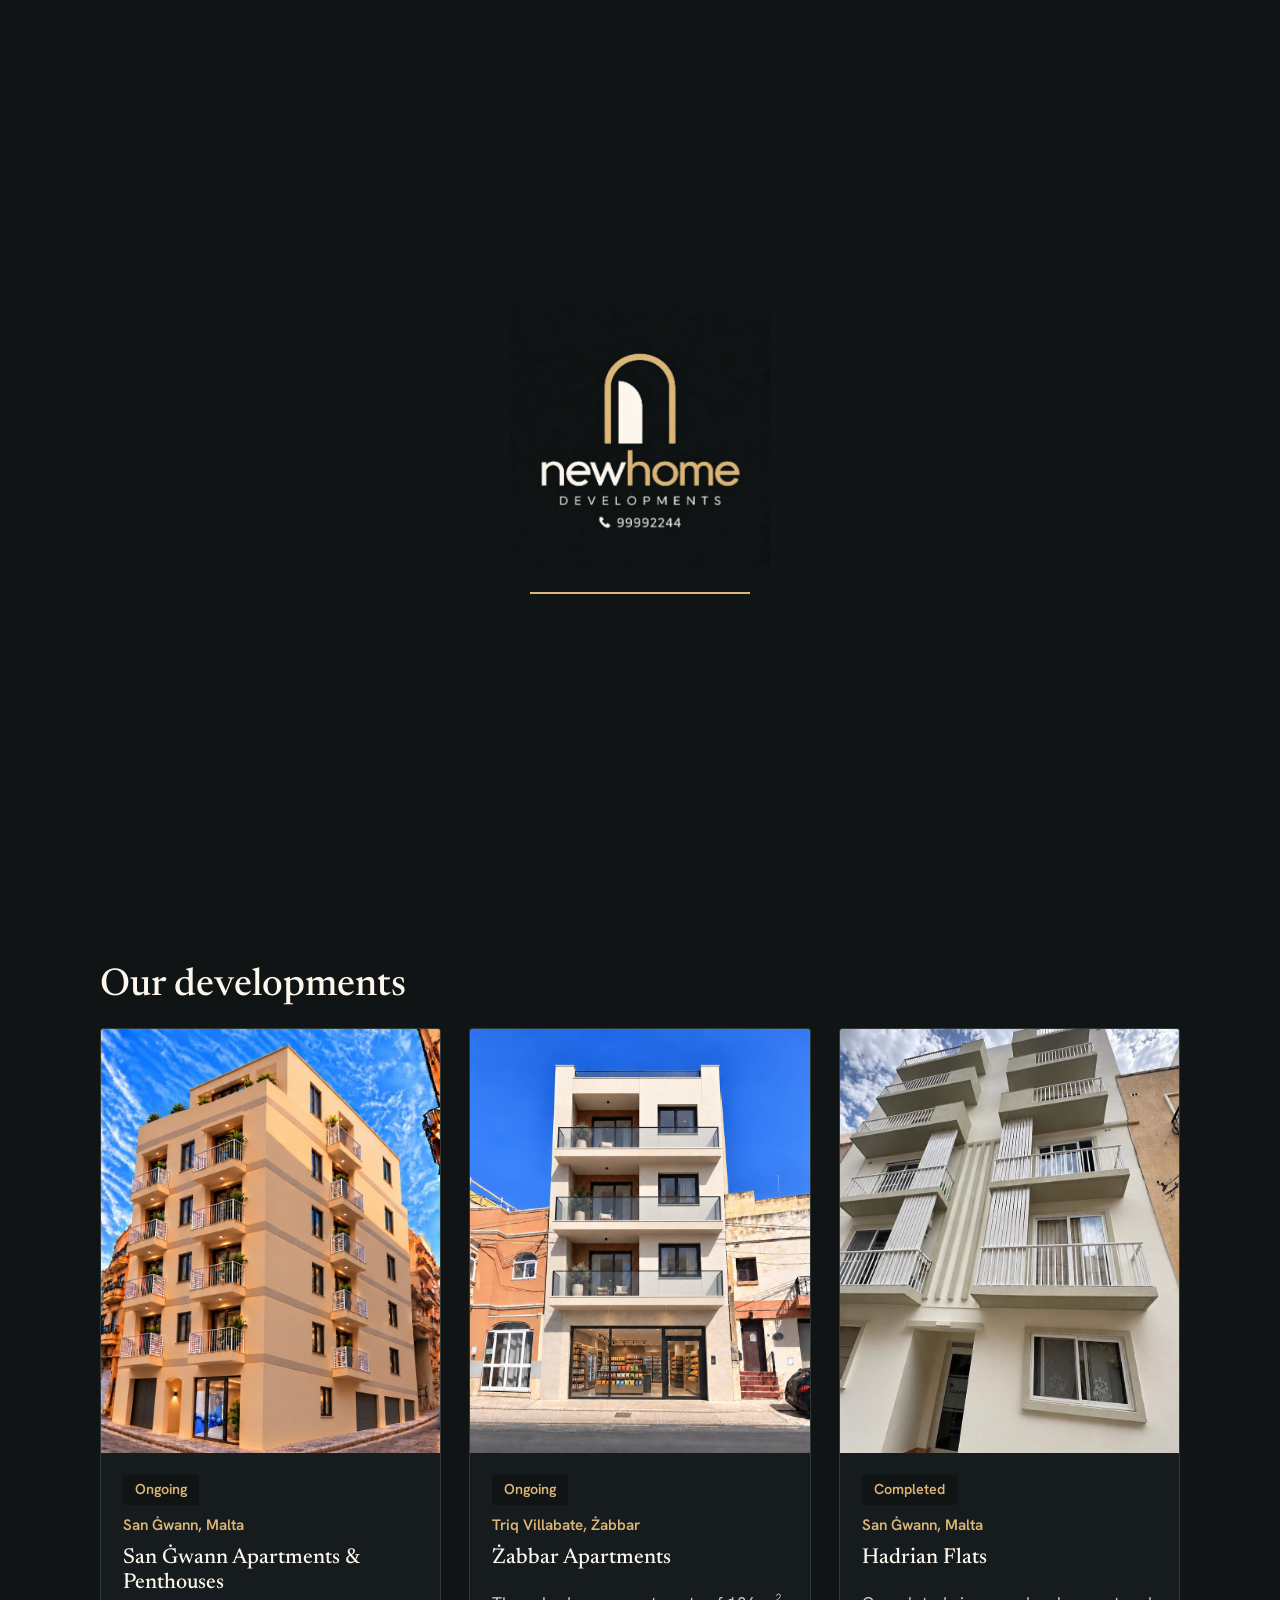
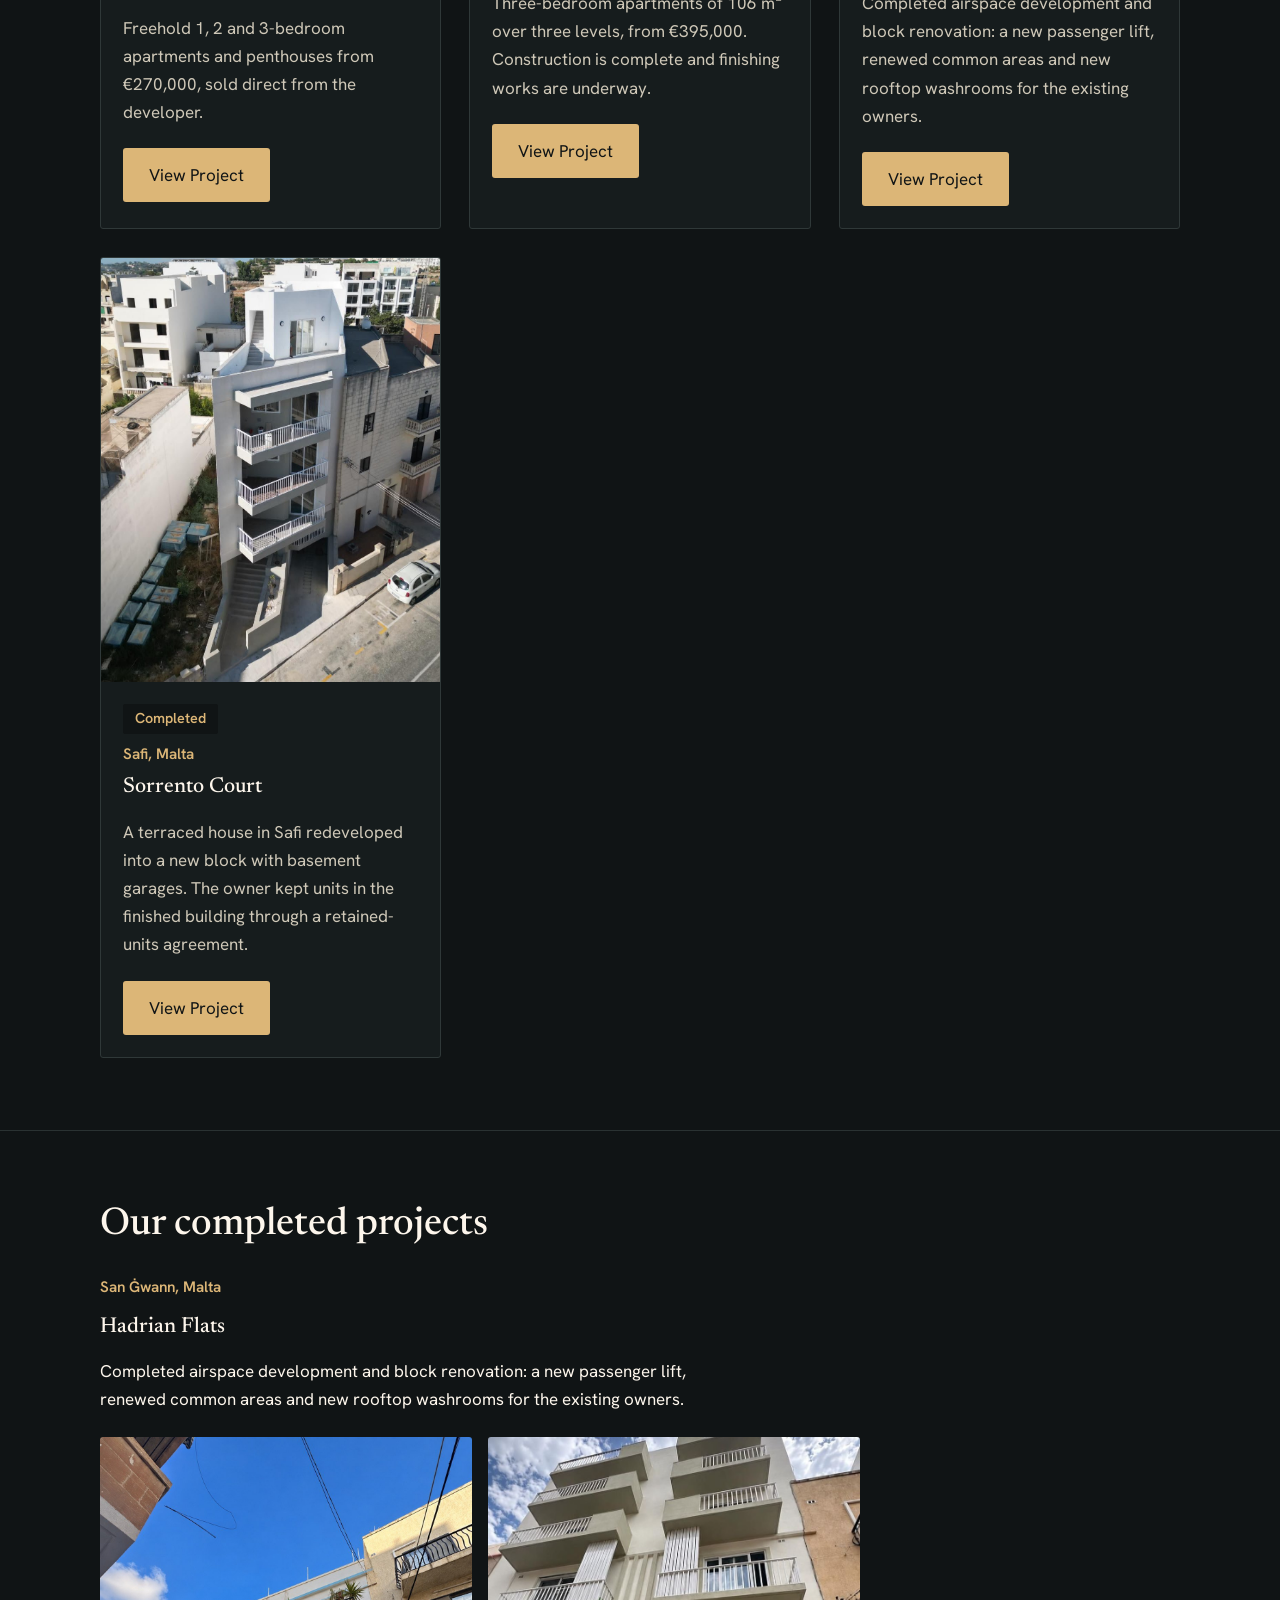
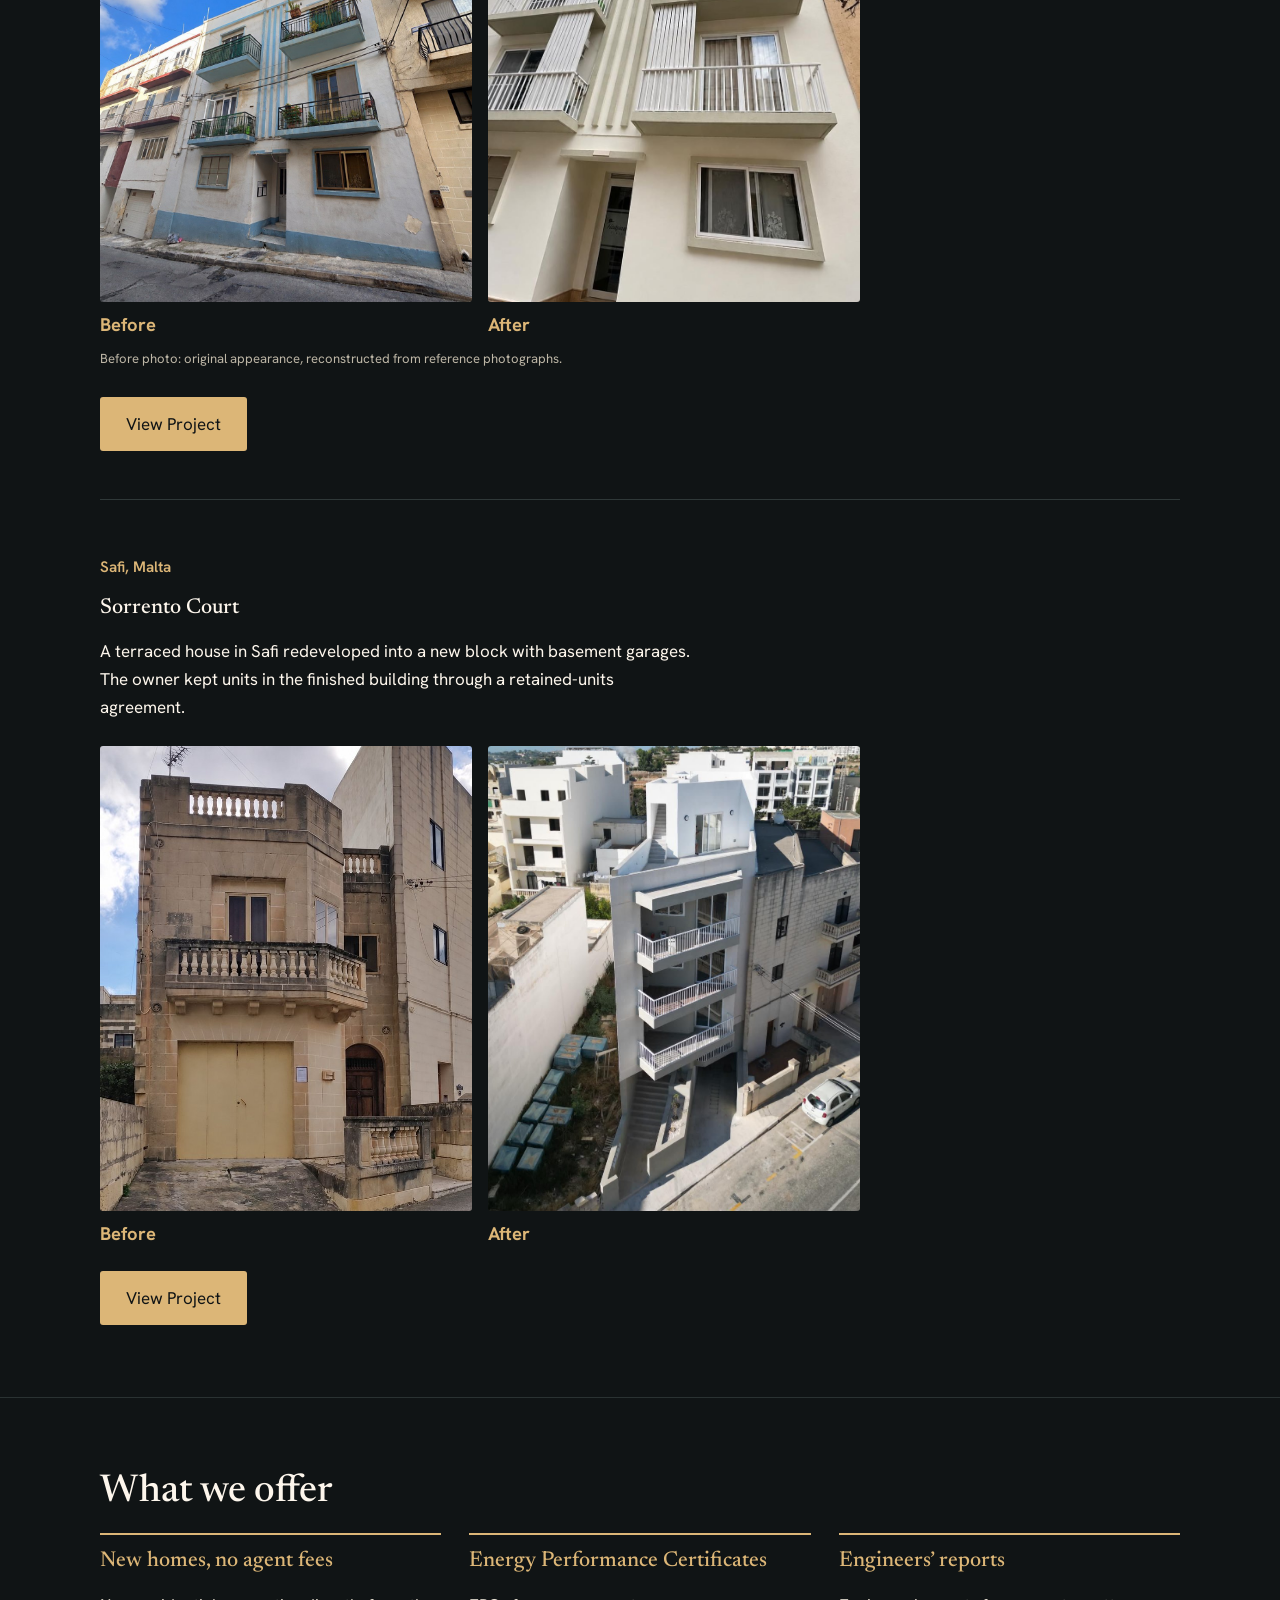
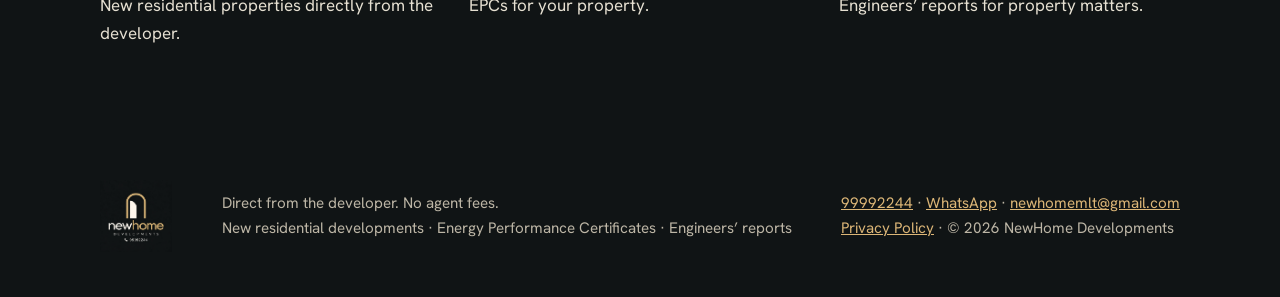
<file: index.html>
<!doctype html>
<html lang="en">
  <head>
    <meta charset="utf-8" />
    <meta
      name="viewport"
      content="width=device-width,initial-scale=1,viewport-fit=cover"
    />
    <title>New Homes in Malta, Direct from the Developer | NewHome Developments</title>
    <meta
      name="description"
      content="New homes in San Ġwann, Żabbar and Safi, sold direct from the developer with no agent fees, plus EPCs and engineers’ reports."
    />
    <link rel="canonical" href="https://newhome.mt/" />
    <meta property="og:type" content="website" />
    <meta property="og:site_name" content="NewHome Developments" />
    <meta property="og:title" content="New Homes in Malta, Direct from the Developer | NewHome Developments" />
    <meta property="og:description" content="New homes in San Ġwann, Żabbar and Safi, sold direct from the developer with no agent fees." />
    <meta property="og:url" content="https://newhome.mt/" />
    <meta property="og:image" content="https://newhome.mt/images/home-hero.jpg" />
    <script type="application/ld+json">
    {
      "@context": "https://schema.org",
      "@type": "Organization",
      "name": "NewHome Developments",
      "url": "https://newhome.mt/",
      "logo": "https://newhome.mt/images/logo.png",
      "email": "newhomemlt@gmail.com",
      "telephone": "+35699992244",
      "areaServed": { "@type": "Country", "name": "Malta" },
      "contactPoint": {
        "@type": "ContactPoint",
        "contactType": "sales",
        "telephone": "+35699992244",
        "email": "newhomemlt@gmail.com",
        "availableLanguage": ["en"]
      }
    }
    </script>
    <link rel="icon" href="images/logo.png" />
    <link rel="preconnect" href="https://fonts.googleapis.com" />
    <link
      href="https://fonts.googleapis.com/css2?family=Hanken+Grotesk:wght@400;600&family=Newsreader:wght@400;500&display=swap"
      rel="stylesheet"
    />
    <link rel="stylesheet" href="css/style.css" />
  </head>
  <body>
    <header></header>
    <main>
      <section class="hero">
        <div class="wrap">
          <div>
            <h1>
              <span class="ln">New <b>Home</b> Developments</span
              ><span class="ln sub">Your Property, Our Expertise</span>
            </h1>
            <p class="lead">
              Discover quality new homes directly from the developer, with no
              agent fees.
            </p>
            <p class="svc">EPCs &amp; Engineers’ Reports</p>
            <p class="ask">
              Contact us today to explore our properties and services!
            </p>
            <a class="btn" href="/developments">Explore Our Developments</a
            ><a class="btn alt" href="/contact">Contact Us</a>
          </div>
          <div>
            <img src="images/home-hero.jpg" alt="San Ġwann: proposed facade, illustrative render" />
            <p class="cap">San Ġwann: proposed facade, illustrative render</p>
          </div>
        </div>
      </section>
      <section class="sec dark">
        <div class="wrap">
          <h2>Our developments</h2>
          <div class="grid" id="cards"><!--cards:start--><article class="card"><img src="images/sangwann-cover.jpg" alt="San Ġwann Apartments & Penthouses" loading="lazy"><div><span class="tag">Ongoing</span><span class="loc">San Ġwann, Malta</span><h3>San Ġwann Apartments & Penthouses</h3><p>Freehold 1, 2 and 3-bedroom apartments and penthouses from €270,000, sold direct from the developer.</p><a class="btn" href="/developments/san-gwann-san-mikiel">View Project</a></div></article><article class="card"><img src="images/zabbar-cover.jpg" alt="Żabbar Apartments" loading="lazy"><div><span class="tag">Ongoing</span><span class="loc">Triq Villabate, Żabbar</span><h3>Żabbar Apartments</h3><p>Three-bedroom apartments of 106 m² over three levels, from €395,000. Construction is complete and finishing works are underway.</p><a class="btn" href="/developments/zabbar-triq-villabate">View Project</a></div></article><article class="card"><img src="images/hadrian-cover.jpg" alt="Hadrian Flats" loading="lazy"><div><span class="tag">Completed</span><span class="loc">San Ġwann, Malta</span><h3>Hadrian Flats</h3><p>Completed airspace development and block renovation: a new passenger lift, renewed common areas and new rooftop washrooms for the existing owners.</p><a class="btn" href="/developments/hadrian-flats">View Project</a></div></article><article class="card"><img src="images/sorrento-cover.jpg" alt="Sorrento Court" loading="lazy"><div><span class="tag">Completed</span><span class="loc">Safi, Malta</span><h3>Sorrento Court</h3><p>A terraced house in Safi redeveloped into a new block with basement garages. The owner kept units in the finished building through a retained-units agreement.</p><a class="btn" href="/developments/sorrento-court-safi">View Project</a></div></article><!--cards:end--></div>
        </div>
      </section>
      <section class="sec dark">
        <div class="wrap">
          <h2>Our completed projects</h2>
          <div id="done"><!--done:start--><div class="done"><p class="loc">San Ġwann, Malta</p><h3>Hadrian Flats</h3><p style="max-width:60ch">Completed airspace development and block renovation: a new passenger lift, renewed common areas and new rooftop washrooms for the existing owners.</p><div class="ba"><figure><img src="images/hadrian-before.jpg" alt="Hadrian Flats before" loading="lazy"><figcaption>Before</figcaption></figure><figure><img src="images/hadrian-cover.jpg" alt="Hadrian Flats after" loading="lazy"><figcaption>After</figcaption></figure></div><p class="cap">Before photo: original appearance, reconstructed from reference photographs.</p><a class="btn" href="/developments/hadrian-flats">View Project</a></div><div class="done"><p class="loc">Safi, Malta</p><h3>Sorrento Court</h3><p style="max-width:60ch">A terraced house in Safi redeveloped into a new block with basement garages. The owner kept units in the finished building through a retained-units agreement.</p><div class="ba"><figure><img src="images/sorrento-before.jpg" alt="Sorrento Court before" loading="lazy"><figcaption>Before</figcaption></figure><figure><img src="images/sorrento-cover.jpg" alt="Sorrento Court after" loading="lazy"><figcaption>After</figcaption></figure></div><a class="btn" href="/developments/sorrento-court-safi">View Project</a></div><!--done:end--></div>
        </div>
      </section>
      <section class="sec dark">
        <div class="wrap">
          <h2>What we offer</h2>
          <div class="three">
            <div>
              <h3>New homes, no agent fees</h3>
              <p>New residential properties directly from the developer.</p>
            </div>
            <div>
              <h3>Energy Performance Certificates</h3>
              <p>EPCs for your property.</p>
            </div>
            <div>
              <h3>Engineers’ reports</h3>
              <p>Engineers’ reports for property matters.</p>
            </div>
          </div>
        </div>
      </section>
    </main>
    <footer></footer>
    <script src="js/projects.js"></script>
    <script src="js/main.js"></script>
  </body>
</html>
</file>
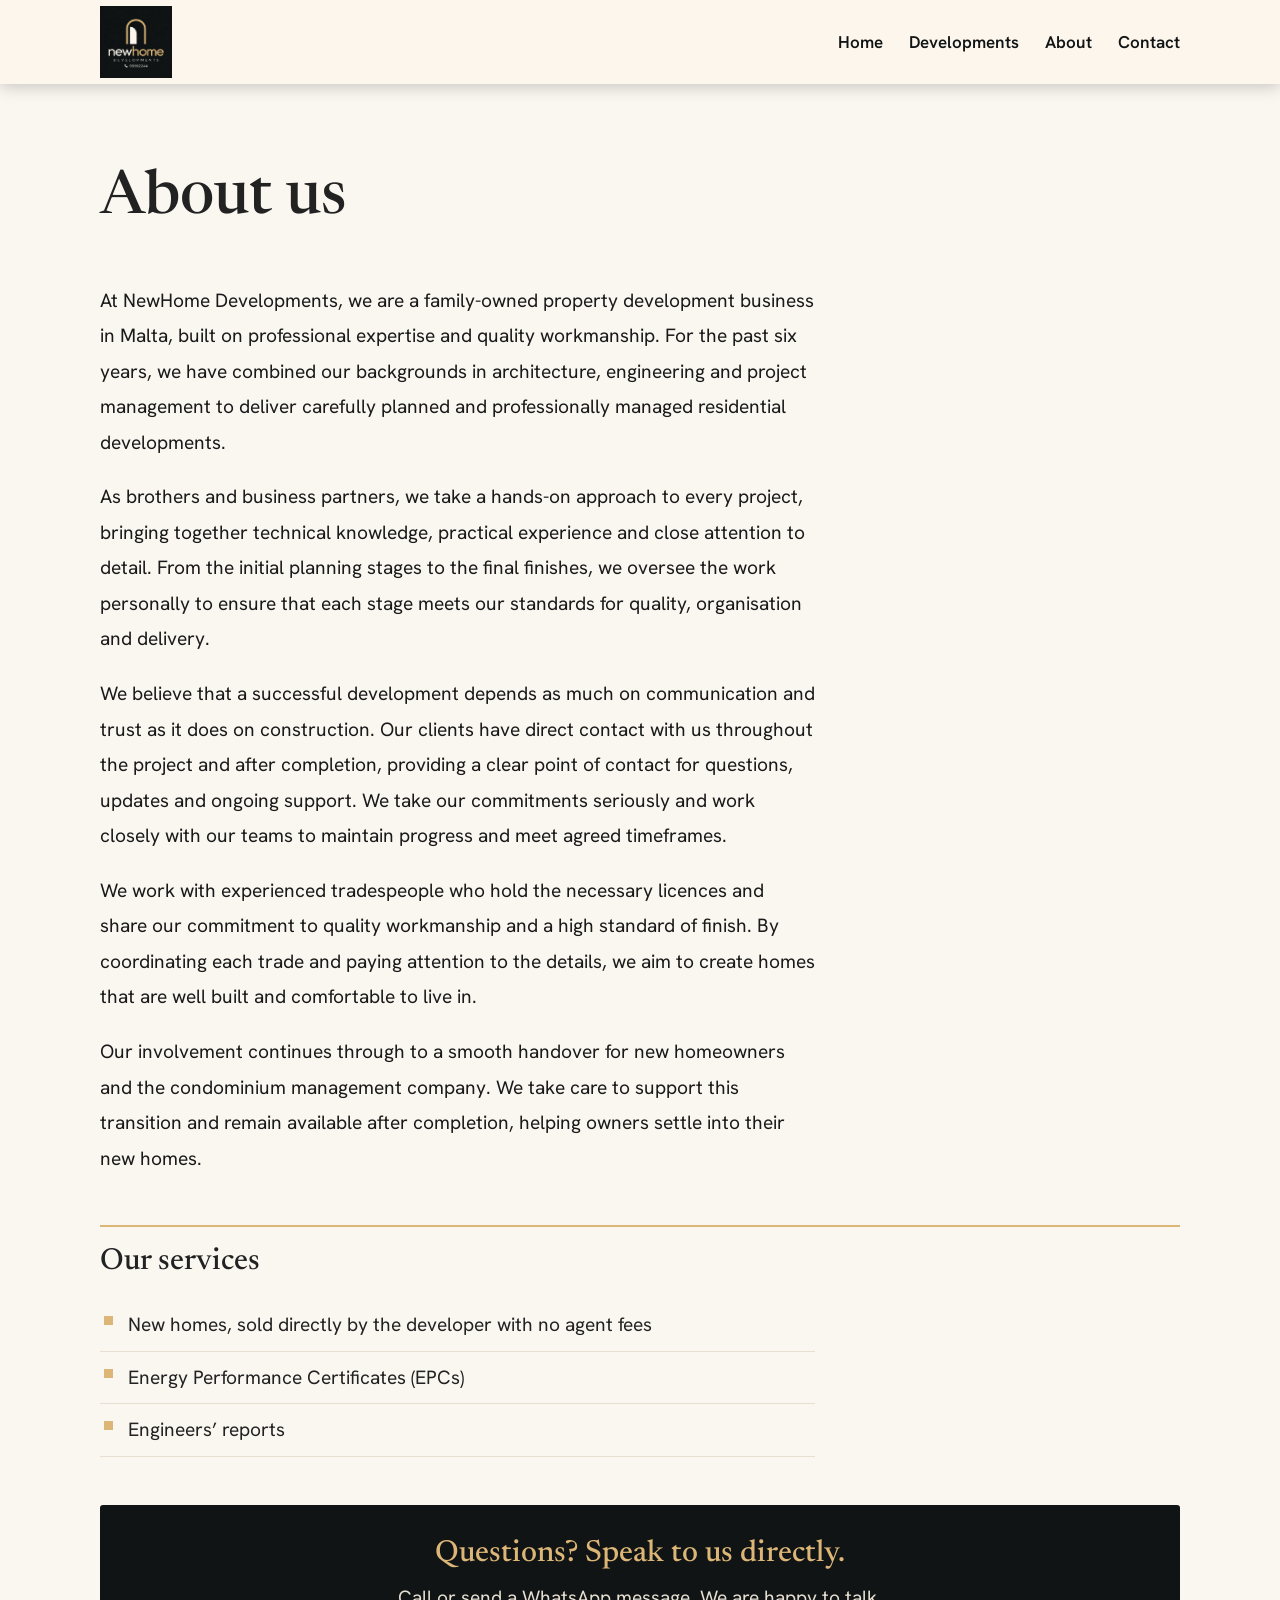
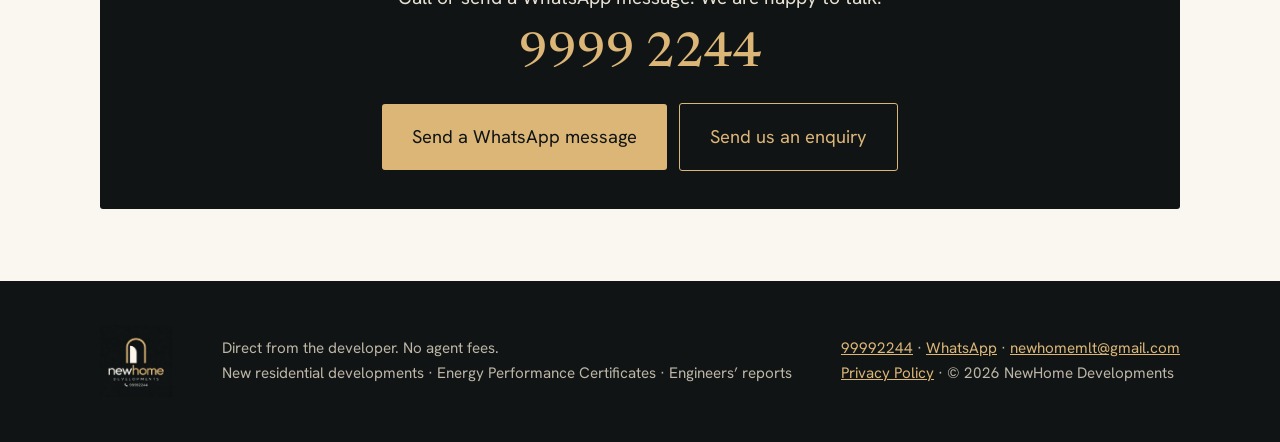
<file: about.html>
<!doctype html>
<html lang="en">
  <head>
    <meta charset="utf-8" />
    <meta
      name="viewport"
      content="width=device-width,initial-scale=1,viewport-fit=cover"
    />
    <title>About Us | NewHome Developments</title>
    <meta
      name="description"
      content="Family-owned property developers in Malta: six years of quality residential developments, run by two brothers."
    />
    <link rel="canonical" href="https://newhome.mt/about" />
    <link rel="icon" href="images/logo.png" />
    <link rel="preconnect" href="https://fonts.googleapis.com" />
    <link
      href="https://fonts.googleapis.com/css2?family=Hanken+Grotesk:wght@400;600&family=Newsreader:wght@400;500&display=swap"
      rel="stylesheet"
    />
    <link rel="stylesheet" href="css/style.css" />
  </head>
  <body>
    <header></header>
    <main>
      <section class="sec">
        <div class="wrap about">
          <h1>About us</h1>
          <p>
            At NewHome Developments, we are a family-owned property development
            business in Malta, built on professional expertise and quality
            workmanship. For the past six years, we have combined our
            backgrounds in architecture, engineering and project management to
            deliver carefully planned and professionally managed residential
            developments.
          </p>
          <p>
            As brothers and business partners, we take a hands-on approach to
            every project, bringing together technical knowledge, practical
            experience and close attention to detail. From the initial planning
            stages to the final finishes, we oversee the work personally to
            ensure that each stage meets our standards for quality, organisation
            and delivery.
          </p>
          <p>
            We believe that a successful development depends as much on
            communication and trust as it does on construction. Our clients have
            direct contact with us throughout the project and after completion,
            providing a clear point of contact for questions, updates and
            ongoing support. We take our commitments seriously and work closely
            with our teams to maintain progress and meet agreed timeframes.
          </p>
          <p>
            We work with experienced tradespeople who hold the necessary
            licences and share our commitment to quality workmanship and a high
            standard of finish. By coordinating each trade and paying attention
            to the details, we aim to create homes that are well built and
            comfortable to live in.
          </p>
          <p>
            Our involvement continues through to a smooth handover for new
            homeowners and the condominium management company. We take care to
            support this transition and remain available after completion,
            helping owners settle into their new homes.
          </p>
          <h2>Our services</h2>
          <ul class="tick">
            <li>
              New homes, sold directly by the developer with no agent fees
            </li>
            <li>Energy Performance Certificates (EPCs)</li>
            <li>Engineers’ reports</li>
          </ul>
          <div class="callbox">
            <h2>Questions? Speak to us directly.</h2>
            <p>Call or send a WhatsApp message. We are happy to talk.</p>
            <a class="tel" href="tel:+35699992244">9999 2244</a
            ><a class="btn" href="https://wa.me/35699992244"
              >Send a WhatsApp message</a
            ><a class="btn alt" style="color: var(--gold)" href="contact.html"
              >Send us an enquiry</a
            >
          </div>
        </div>
      </section>
    </main>
    <footer></footer>
    <script src="js/projects.js"></script>
    <script src="js/main.js"></script>
  </body>
</html>
</file>
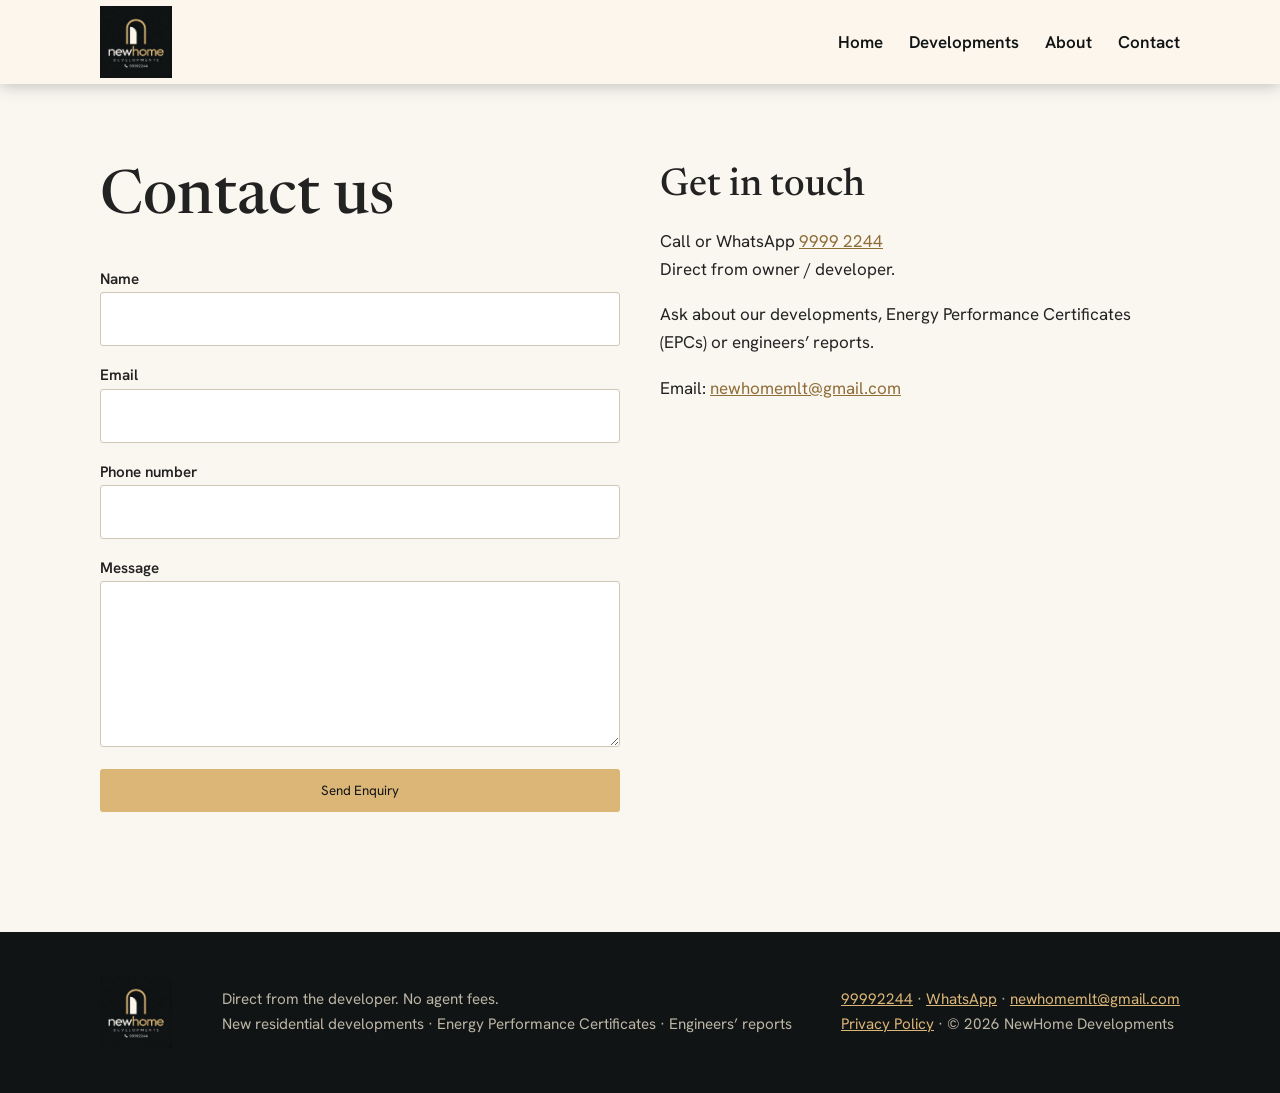
<file: contact.html>
<!doctype html>
<html lang="en">
  <head>
    <meta charset="utf-8" />
    <meta
      name="viewport"
      content="width=device-width,initial-scale=1,viewport-fit=cover"
    />
    <title>Contact | NewHome Developments</title>
    <meta
      name="description"
      content="Enquire about NewHome Developments properties, EPCs and engineers’ reports."
    />
    <link rel="canonical" href="https://newhome.mt/contact" />
    <link rel="icon" href="images/logo.png" />
    <link rel="preconnect" href="https://fonts.googleapis.com" />
    <link
      href="https://fonts.googleapis.com/css2?family=Hanken+Grotesk:wght@400;600&family=Newsreader:wght@400;500&display=swap"
      rel="stylesheet"
    />
    <link rel="stylesheet" href="css/style.css" />
  </head>
  <body>
    <header></header>
    <main>
      <section class="sec">
        <div class="wrap">
          <div class="two">
            <div>
              <h1>Contact us</h1>
              <form id="enquiry">
                <input
                  type="text"
                  name="_honey"
                  style="display: none"
                  tabindex="-1"
                  autocomplete="off"
                  aria-hidden="true"
                />
                <div>
                  <label for="n">Name</label
                  ><input id="n" name="name" required autocomplete="name" />
                </div>
                <div>
                  <label for="e">Email</label
                  ><input
                    id="e"
                    name="email"
                    type="email"
                    required
                    autocomplete="email"
                  />
                </div>
                <div>
                  <label for="p">Phone number</label
                  ><input
                    id="p"
                    name="phone"
                    type="tel"
                    required
                    autocomplete="tel"
                  />
                </div>
                <div>
                  <label for="m">Message</label
                  ><textarea id="m" name="message" rows="5" required></textarea>
                </div>
                <button class="btn" type="submit">Send Enquiry</button>
                <p id="sent" role="status"></p>
              </form>
            </div>
            <div>
              <h2>Get in touch</h2>
              <p>
                Call or WhatsApp <a href="tel:+35699992244">9999 2244</a
                ><br />Direct from owner / developer.
              </p>
              <p>
                Ask about our developments, Energy Performance Certificates
                (EPCs) or engineers’ reports.
              </p>
              <p>
                Email:
                <a href="mailto:newhomemlt@gmail.com">newhomemlt@gmail.com</a>
              </p>
            </div>
          </div>
        </div>
      </section>
    </main>
    <footer></footer>
    <script src="js/projects.js"></script>
    <script src="js/main.js"></script>
  </body>
</html>
</file>
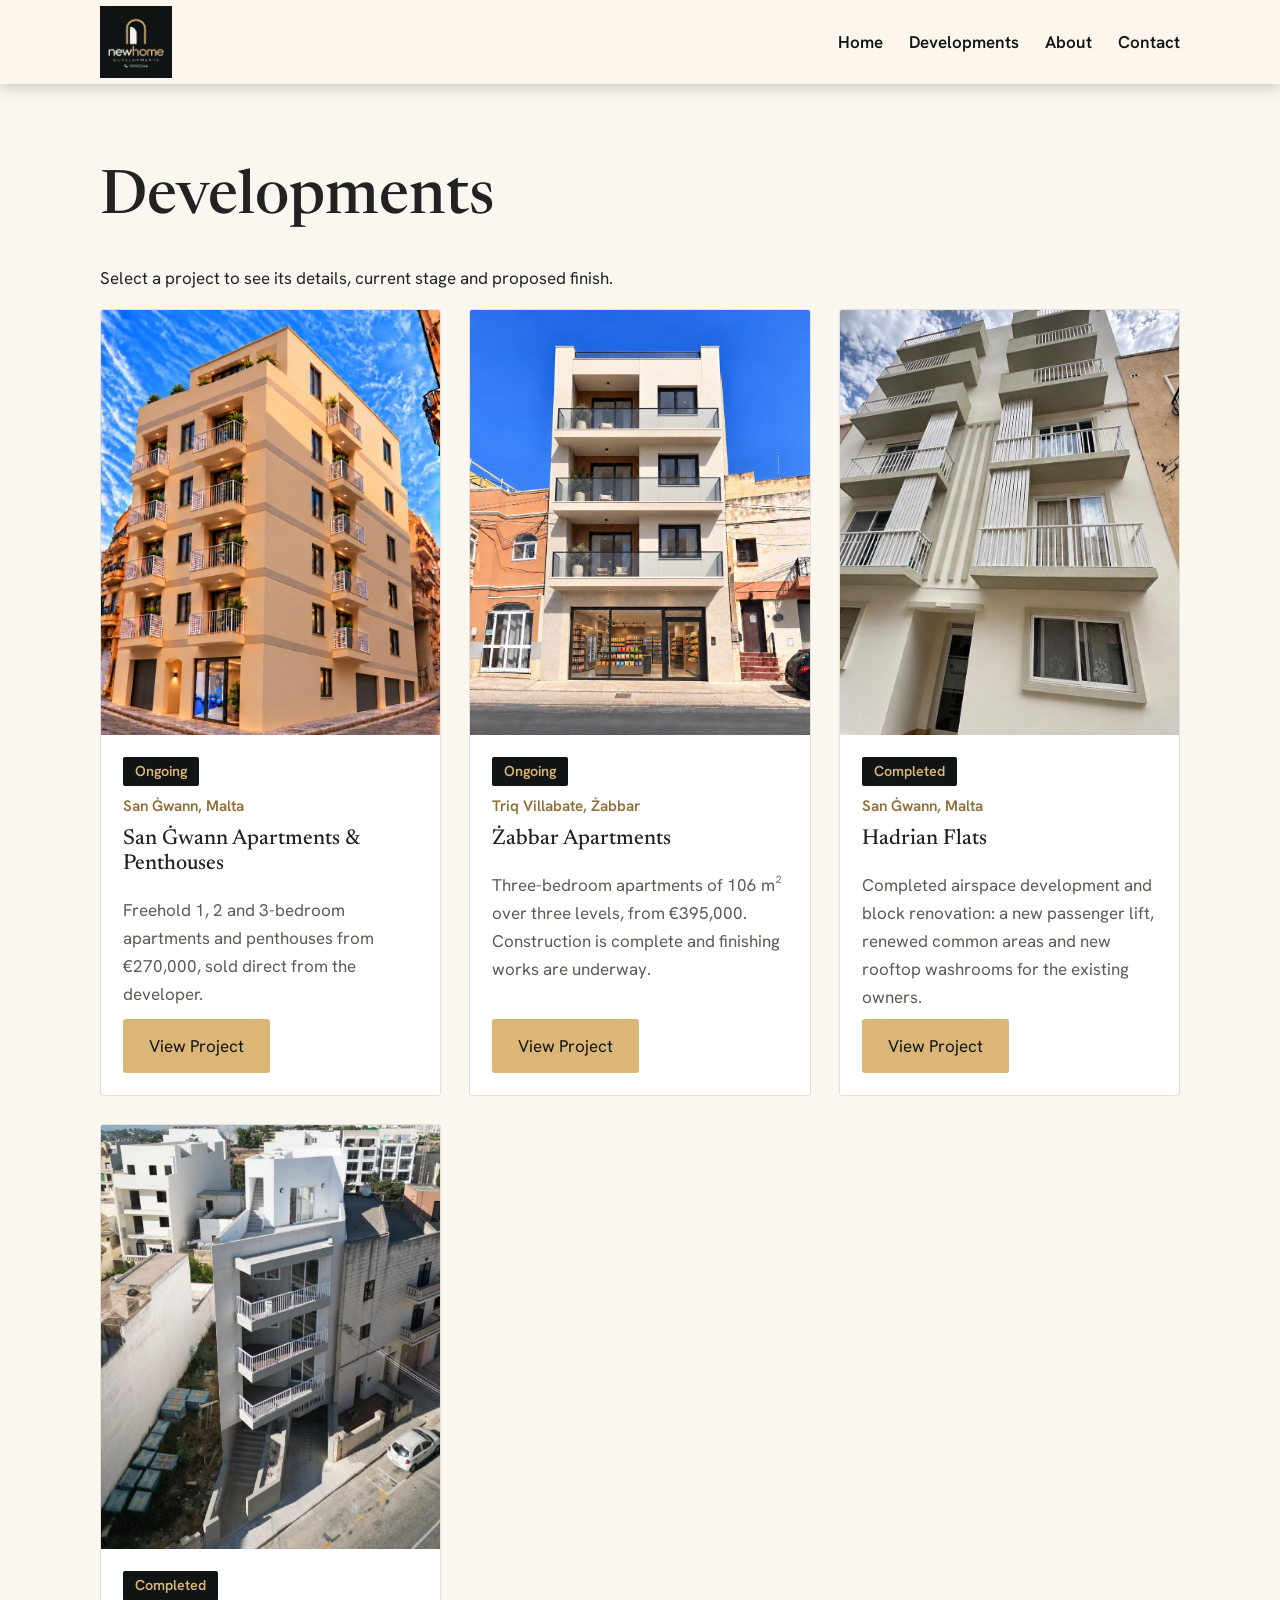
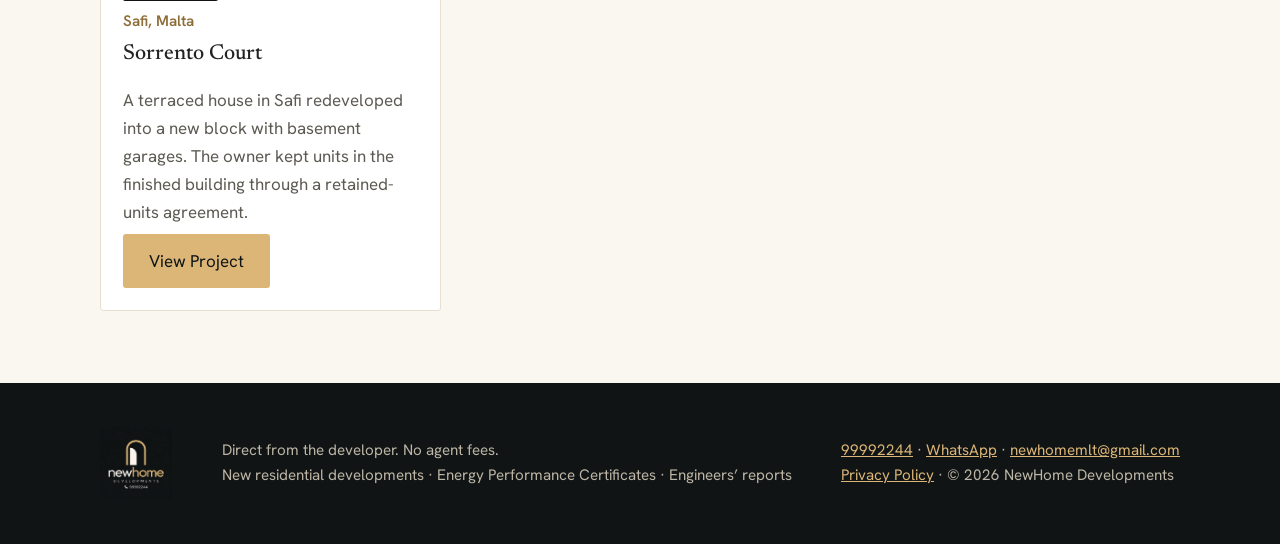
<file: developments.html>
<!doctype html>
<html lang="en">
  <head>
    <meta charset="utf-8" />
    <meta
      name="viewport"
      content="width=device-width,initial-scale=1,viewport-fit=cover"
    />
    <title>New Developments in Malta: San Ġwann, Żabbar and Safi | NewHome Developments</title>
    <meta
      name="description"
      content="Browse NewHome Developments in San Ġwann, Żabbar and Safi: current stages, proposed finishes, prices and layouts for ongoing projects, plus completed developments."
    />
    <link rel="canonical" href="https://newhome.mt/developments" />
    <link rel="icon" href="images/logo.png" />
    <link rel="preconnect" href="https://fonts.googleapis.com" />
    <link
      href="https://fonts.googleapis.com/css2?family=Hanken+Grotesk:wght@400;600&family=Newsreader:wght@400;500&display=swap"
      rel="stylesheet"
    />
    <link rel="stylesheet" href="css/style.css" />
  </head>
  <body>
    <header></header>
    <main>
      <section class="sec">
        <div class="wrap">
          <h1>Developments</h1>
          <p>
            Select a project to see its details, current stage and proposed
            finish.
          </p>
          <div class="grid" id="cards"><!--cards:start--><article class="card"><img src="images/sangwann-cover.jpg" alt="San Ġwann Apartments & Penthouses" loading="lazy"><div><span class="tag">Ongoing</span><span class="loc">San Ġwann, Malta</span><h3>San Ġwann Apartments & Penthouses</h3><p>Freehold 1, 2 and 3-bedroom apartments and penthouses from €270,000, sold direct from the developer.</p><a class="btn" href="/developments/san-gwann-san-mikiel">View Project</a></div></article><article class="card"><img src="images/zabbar-cover.jpg" alt="Żabbar Apartments" loading="lazy"><div><span class="tag">Ongoing</span><span class="loc">Triq Villabate, Żabbar</span><h3>Żabbar Apartments</h3><p>Three-bedroom apartments of 106 m² over three levels, from €395,000. Construction is complete and finishing works are underway.</p><a class="btn" href="/developments/zabbar-triq-villabate">View Project</a></div></article><article class="card"><img src="images/hadrian-cover.jpg" alt="Hadrian Flats" loading="lazy"><div><span class="tag">Completed</span><span class="loc">San Ġwann, Malta</span><h3>Hadrian Flats</h3><p>Completed airspace development and block renovation: a new passenger lift, renewed common areas and new rooftop washrooms for the existing owners.</p><a class="btn" href="/developments/hadrian-flats">View Project</a></div></article><article class="card"><img src="images/sorrento-cover.jpg" alt="Sorrento Court" loading="lazy"><div><span class="tag">Completed</span><span class="loc">Safi, Malta</span><h3>Sorrento Court</h3><p>A terraced house in Safi redeveloped into a new block with basement garages. The owner kept units in the finished building through a retained-units agreement.</p><a class="btn" href="/developments/sorrento-court-safi">View Project</a></div></article><!--cards:end--></div>
        </div>
      </section>
    </main>
    <footer></footer>
    <script src="js/projects.js"></script>
    <script src="js/main.js"></script>
  </body>
</html>
</file>
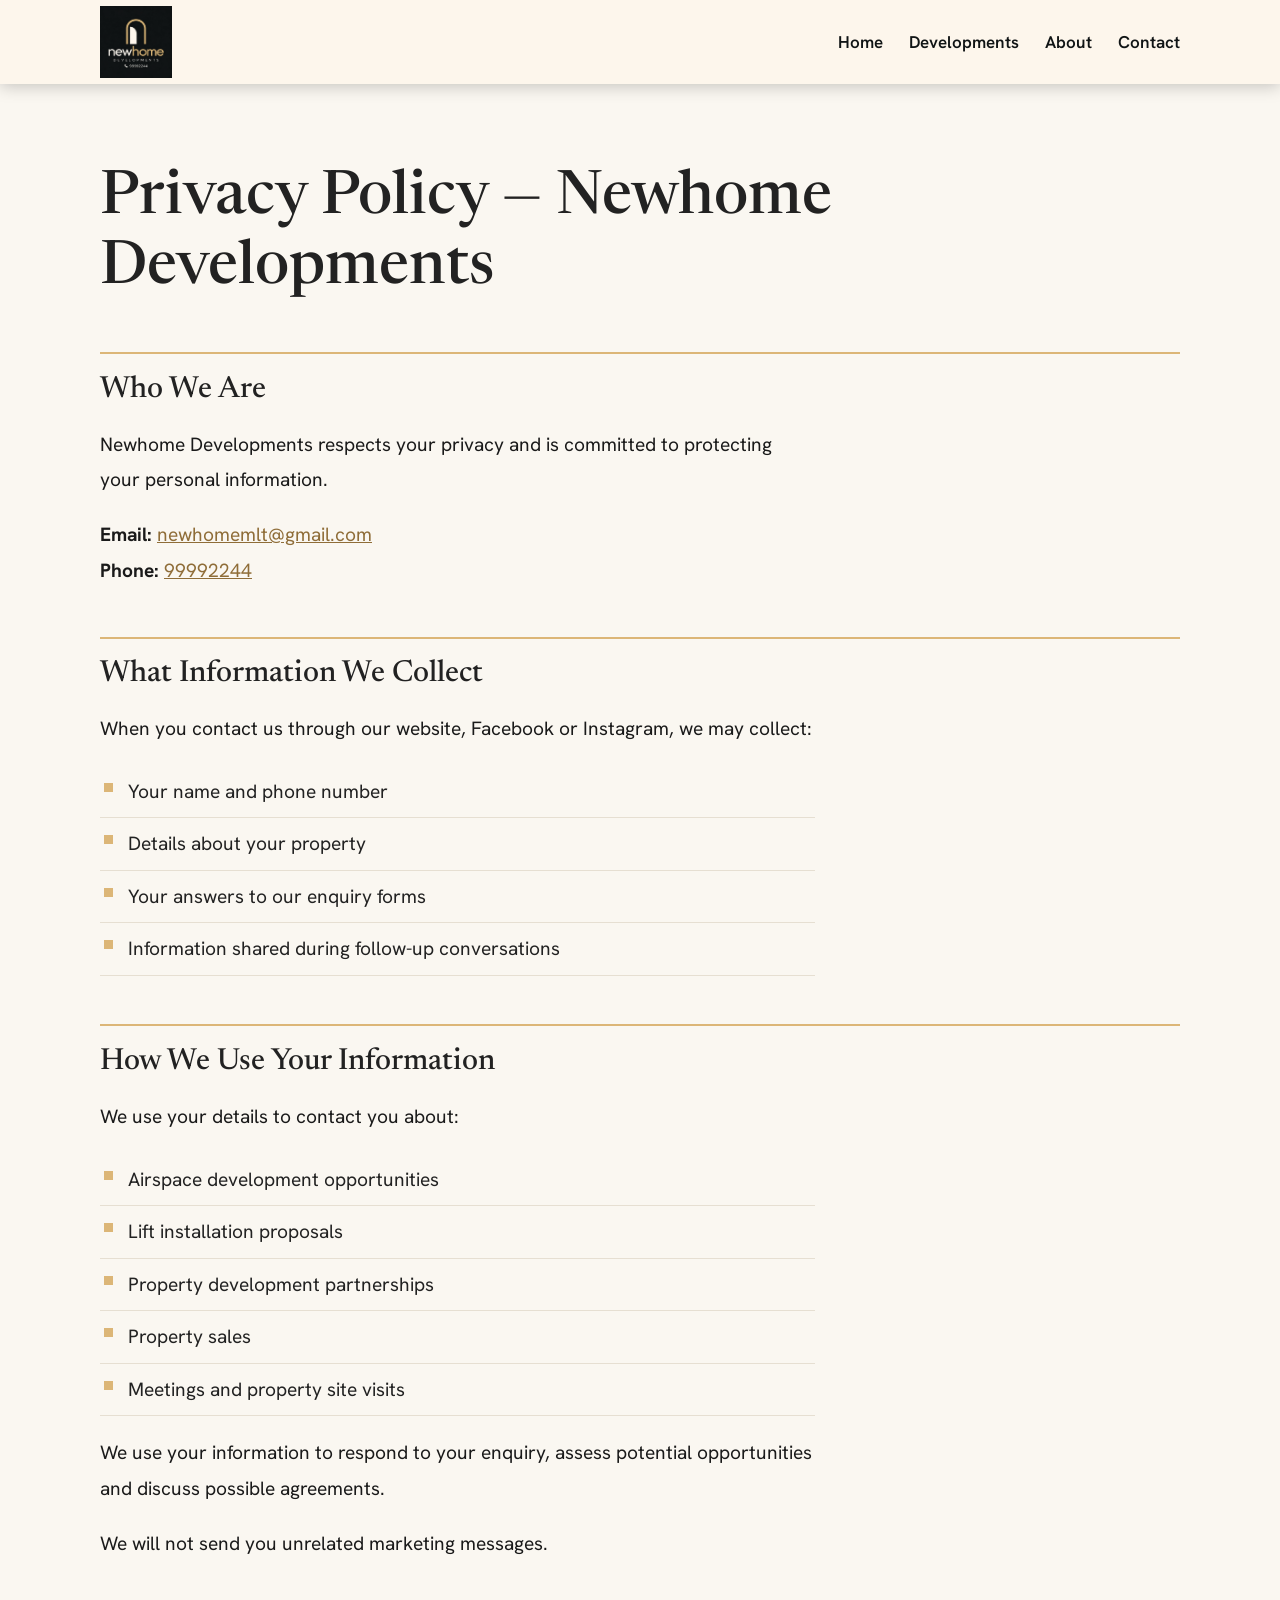
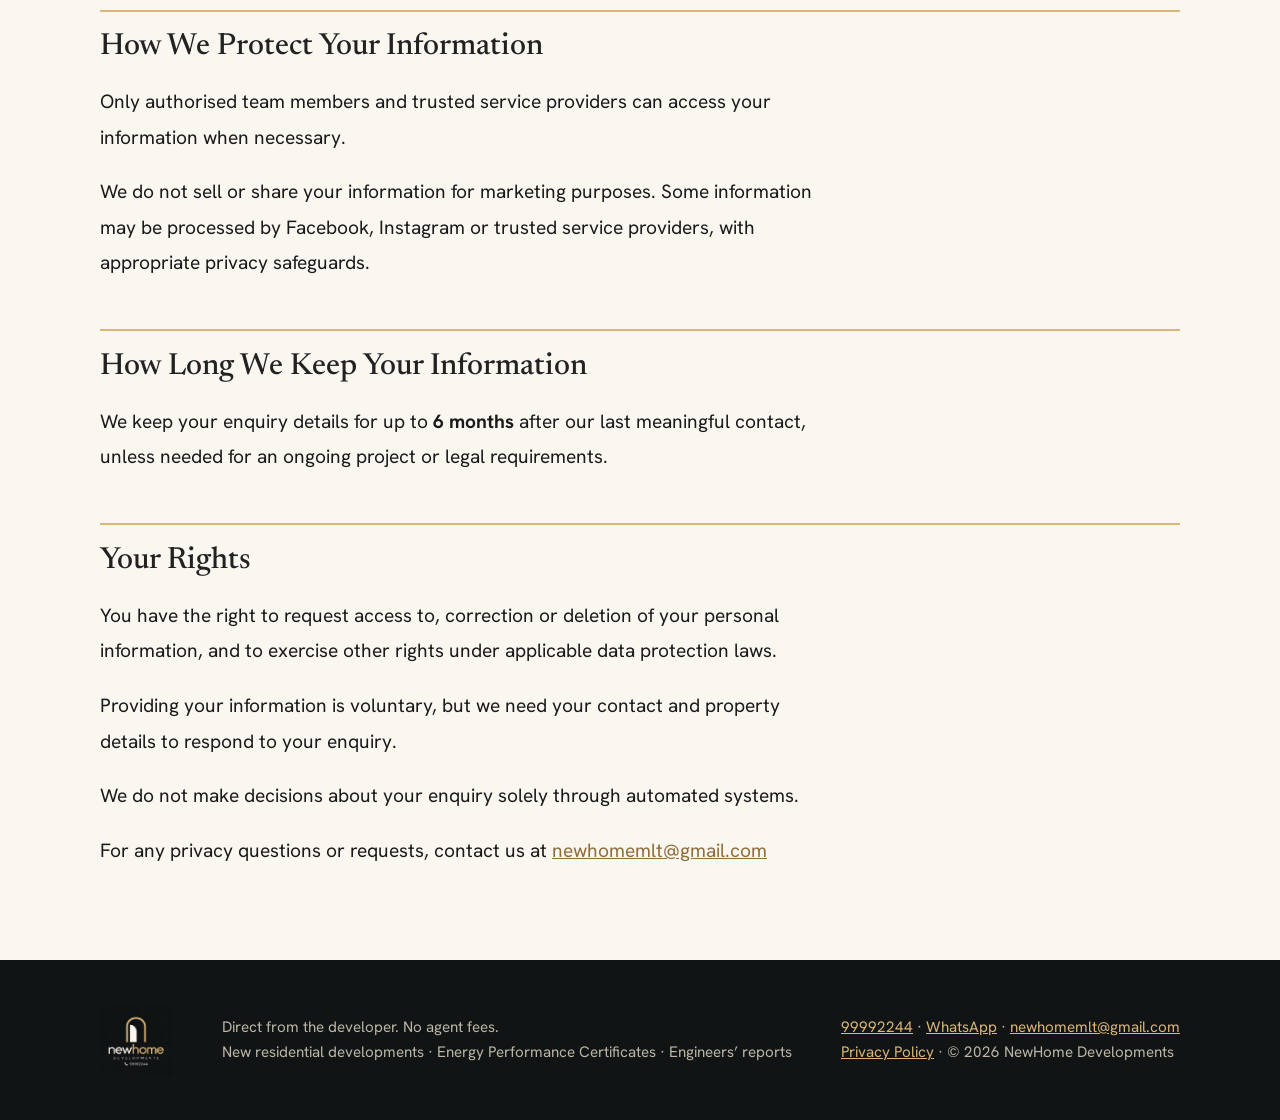
<file: privacy.html>
<!doctype html>
<html lang="en">
  <head>
    <meta charset="utf-8" />
    <meta
      name="viewport"
      content="width=device-width,initial-scale=1,viewport-fit=cover"
    />
    <title>Privacy Policy | NewHome Developments</title>
    <meta
      name="description"
      content="How NewHome Developments collects, uses and protects your personal information."
    />
    <link rel="canonical" href="https://newhome.mt/privacy" />
    <link rel="icon" href="images/logo.png" />
    <link rel="preconnect" href="https://fonts.googleapis.com" />
    <link
      href="https://fonts.googleapis.com/css2?family=Hanken+Grotesk:wght@400;600&family=Newsreader:wght@400;500&display=swap"
      rel="stylesheet"
    />
    <link rel="stylesheet" href="css/style.css" />
  </head>
  <body>
    <header></header>
    <main>
      <section class="sec">
        <div class="wrap about">
          <h1>Privacy Policy — Newhome Developments</h1>
          <h2>Who We Are</h2>
          <p>
            Newhome Developments respects your privacy and is committed to
            protecting your personal information.
          </p>
          <p>
            <b>Email:</b>
            <a href="mailto:newhomemlt@gmail.com">newhomemlt@gmail.com</a
            ><br /><b>Phone:</b> <a href="tel:+35699992244">99992244</a>
          </p>
          <h2>What Information We Collect</h2>
          <p>
            When you contact us through our website, Facebook or Instagram, we
            may collect:
          </p>
          <ul class="tick">
            <li>Your name and phone number</li>
            <li>Details about your property</li>
            <li>Your answers to our enquiry forms</li>
            <li>Information shared during follow-up conversations</li>
          </ul>
          <h2>How We Use Your Information</h2>
          <p>We use your details to contact you about:</p>
          <ul class="tick">
            <li>Airspace development opportunities</li>
            <li>Lift installation proposals</li>
            <li>Property development partnerships</li>
            <li>Property sales</li>
            <li>Meetings and property site visits</li>
          </ul>
          <p>
            We use your information to respond to your enquiry, assess potential
            opportunities and discuss possible agreements.
          </p>
          <p>We will not send you unrelated marketing messages.</p>
          <h2>How We Protect Your Information</h2>
          <p>
            Only authorised team members and trusted service providers can
            access your information when necessary.
          </p>
          <p>
            We do not sell or share your information for marketing purposes.
            Some information may be processed by Facebook, Instagram or trusted
            service providers, with appropriate privacy safeguards.
          </p>
          <h2>How Long We Keep Your Information</h2>
          <p>
            We keep your enquiry details for up to <b>6 months</b> after our
            last meaningful contact, unless needed for an ongoing project or
            legal requirements.
          </p>
          <h2>Your Rights</h2>
          <p>
            You have the right to request access to, correction or deletion of
            your personal information, and to exercise other rights under
            applicable data protection laws.
          </p>
          <p>
            Providing your information is voluntary, but we need your contact
            and property details to respond to your enquiry.
          </p>
          <p>
            We do not make decisions about your enquiry solely through automated
            systems.
          </p>
          <p>
            For any privacy questions or requests, contact us at
            <a href="mailto:newhomemlt@gmail.com">newhomemlt@gmail.com</a>
          </p>
        </div>
      </section>
    </main>
    <footer></footer>
    <script src="js/projects.js"></script>
    <script src="js/main.js"></script>
  </body>
</html>
</file>
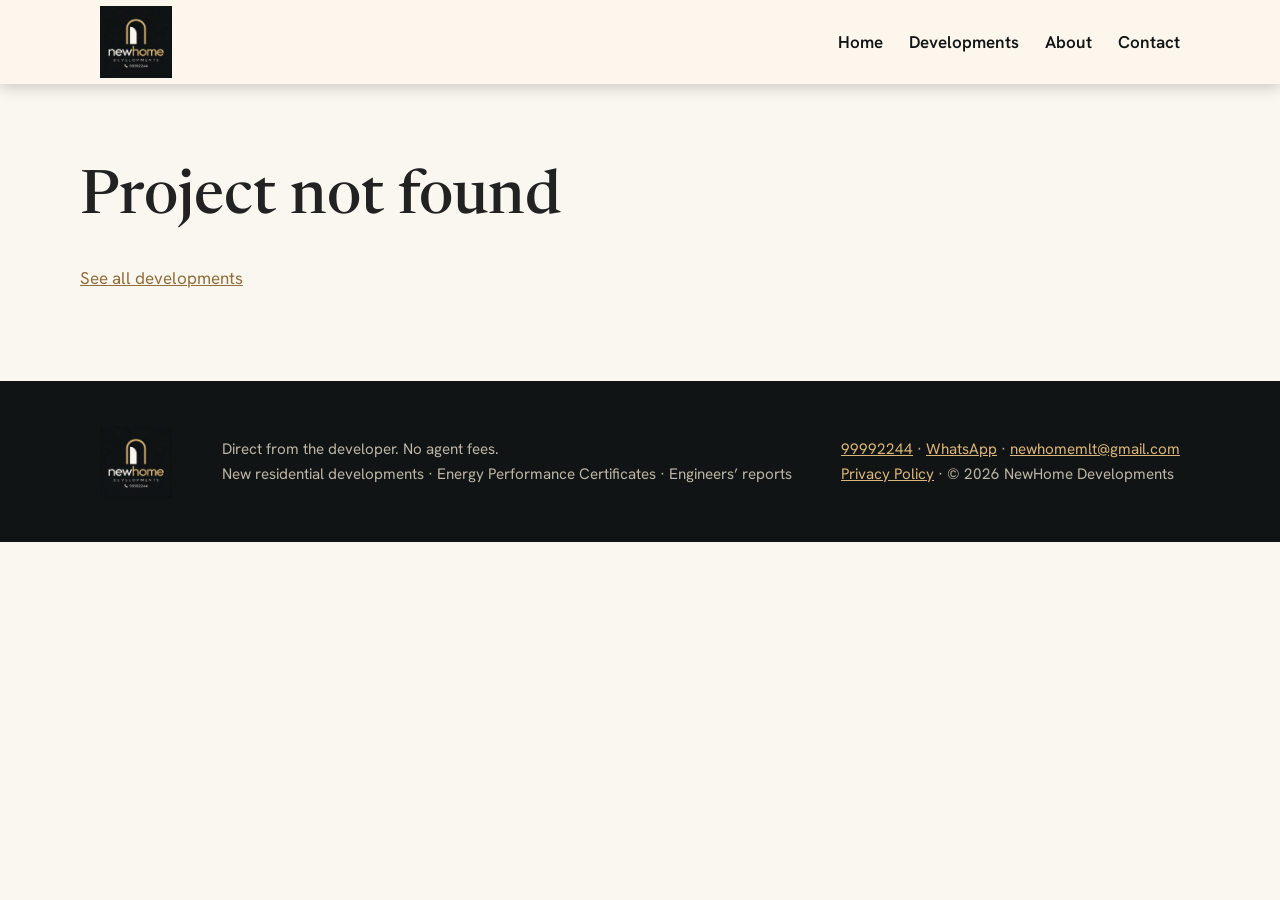
<file: project.html>
<!doctype html>
<html lang="en">
  <head>
    <meta charset="utf-8" />
    <meta
      name="viewport"
      content="width=device-width,initial-scale=1,viewport-fit=cover"
    />
    <title>Project | NewHome Developments</title>
    <meta name="description" content="NewHome Developments project details." />
    <link rel="icon" href="images/logo.png" />
    <link rel="preconnect" href="https://fonts.googleapis.com" />
    <link
      href="https://fonts.googleapis.com/css2?family=Hanken+Grotesk:wght@400;600&family=Newsreader:wght@400;500&display=swap"
      rel="stylesheet"
    />
    <link rel="stylesheet" href="css/style.css" />
  </head>
  <body>
    <header></header>
    <main id="project"></main>
    <footer></footer>
    <script src="js/projects.js"></script>
    <script src="js/main.js"></script>
  </body>
</html>
</file>
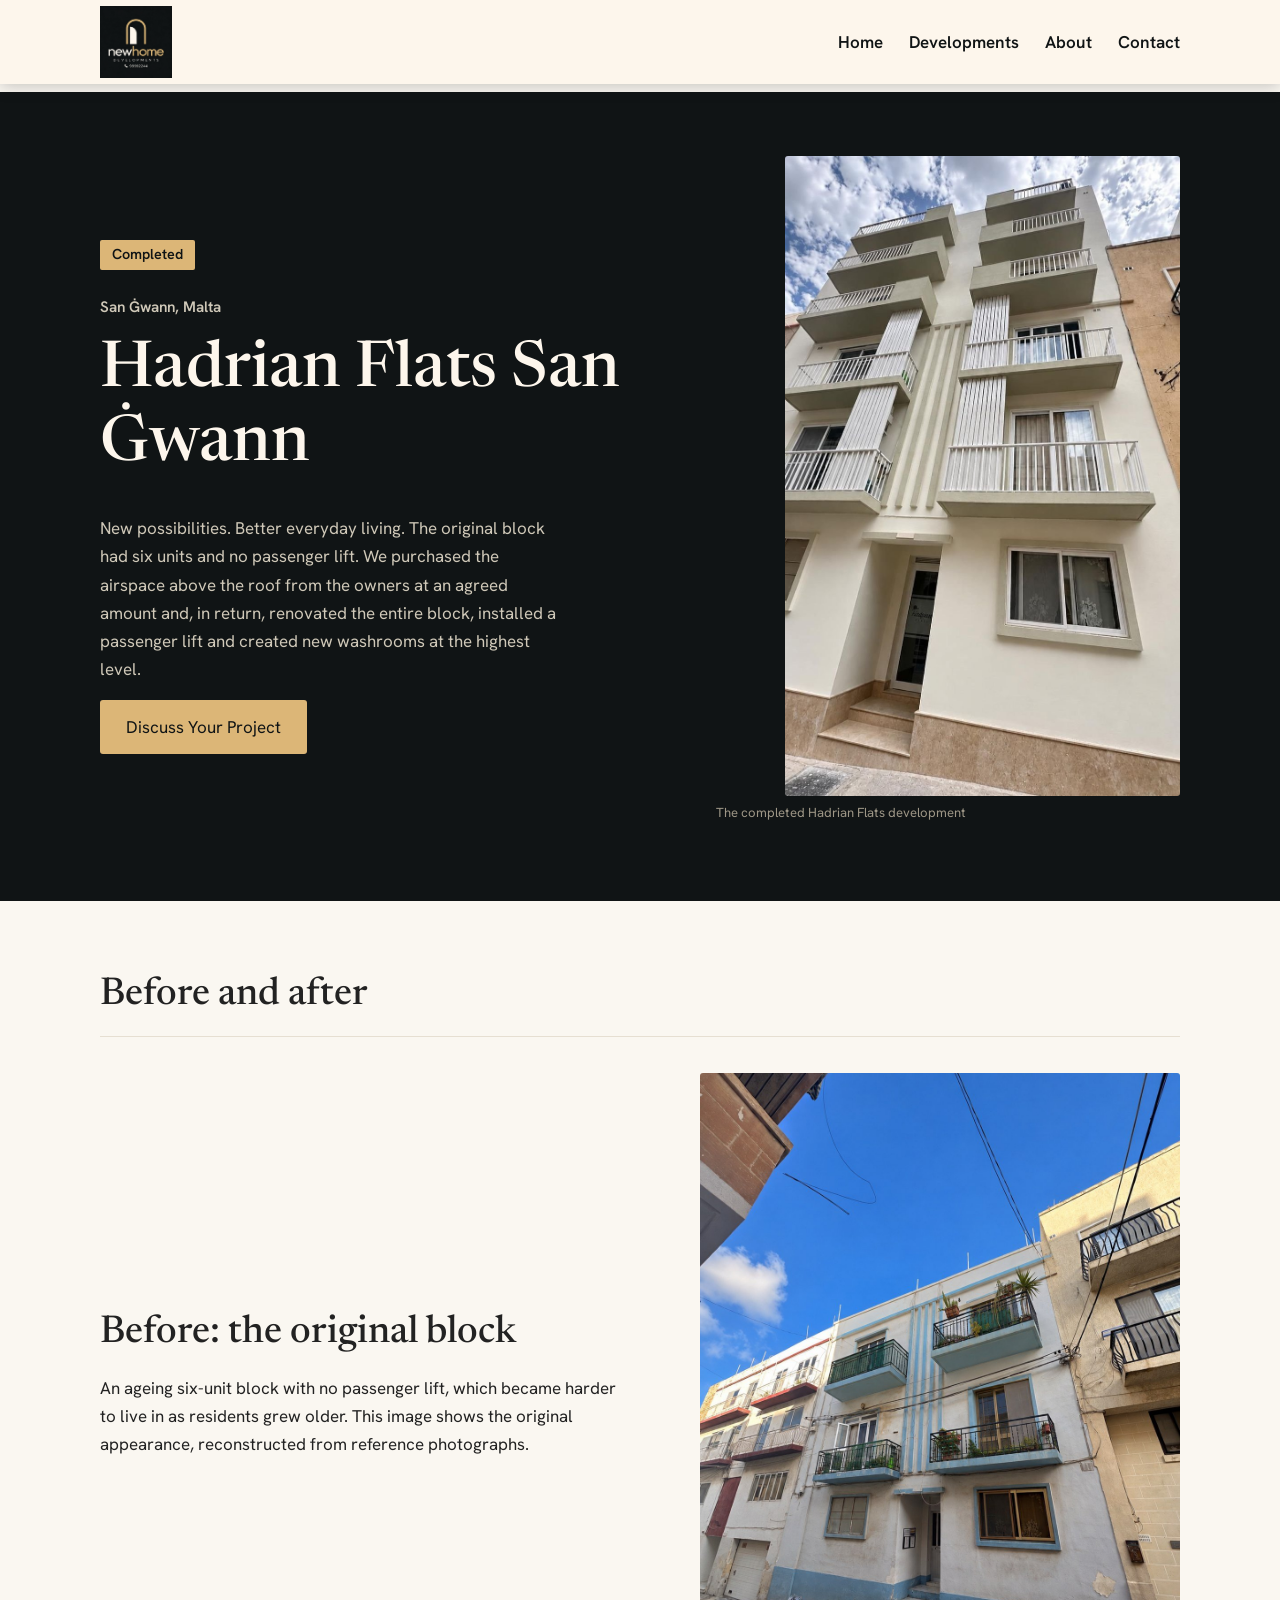
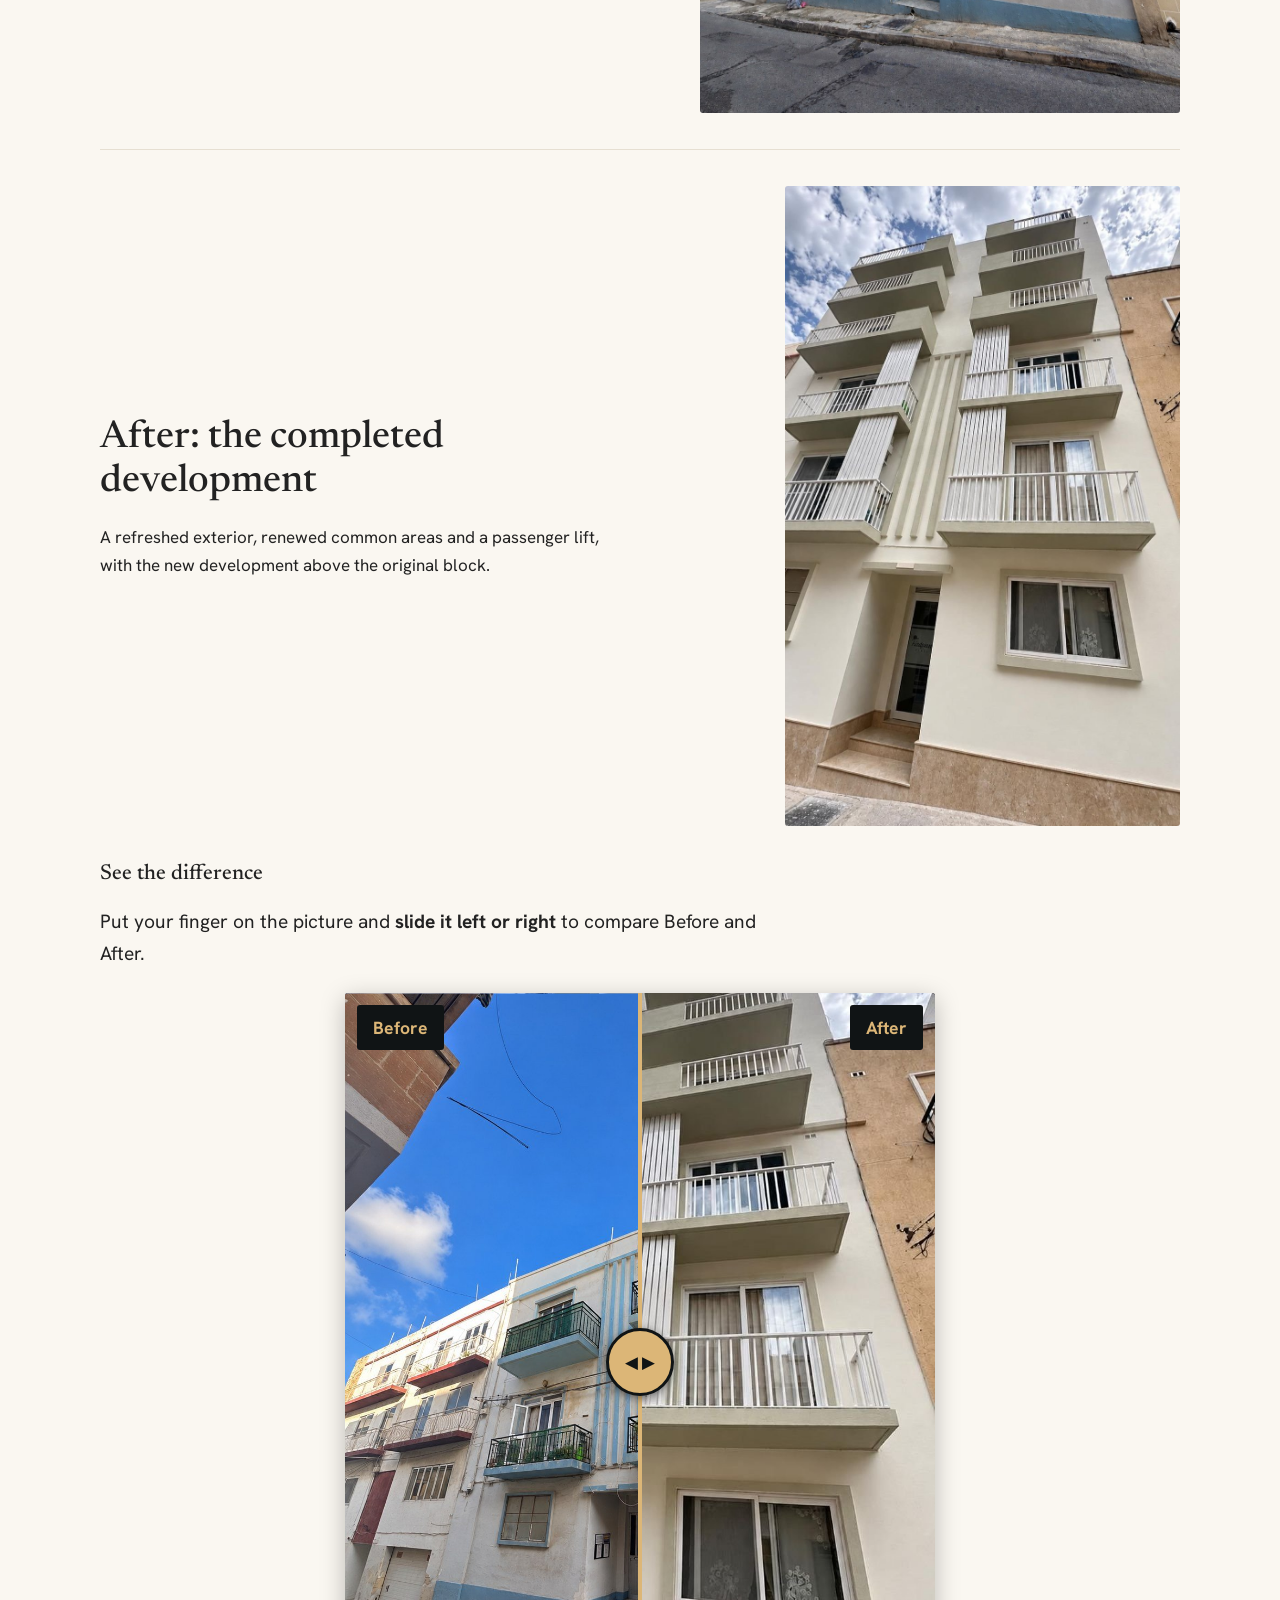
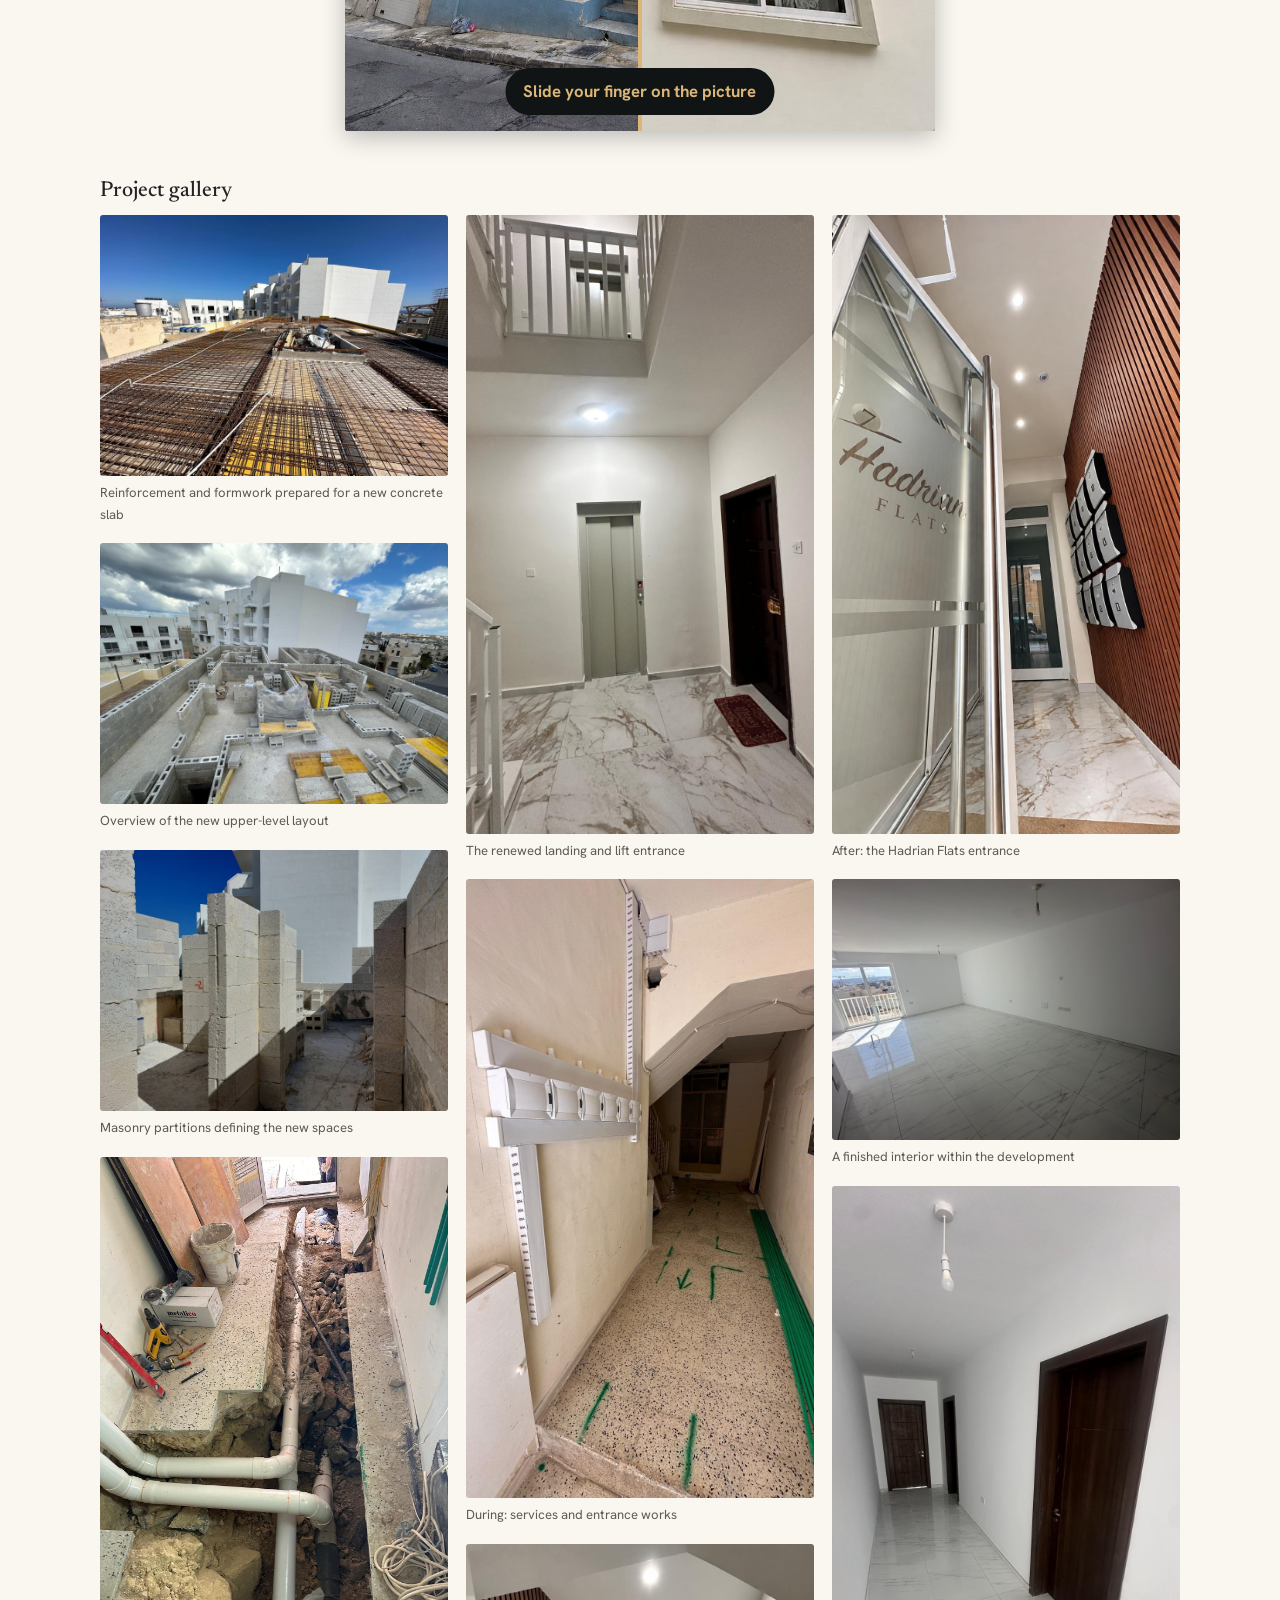
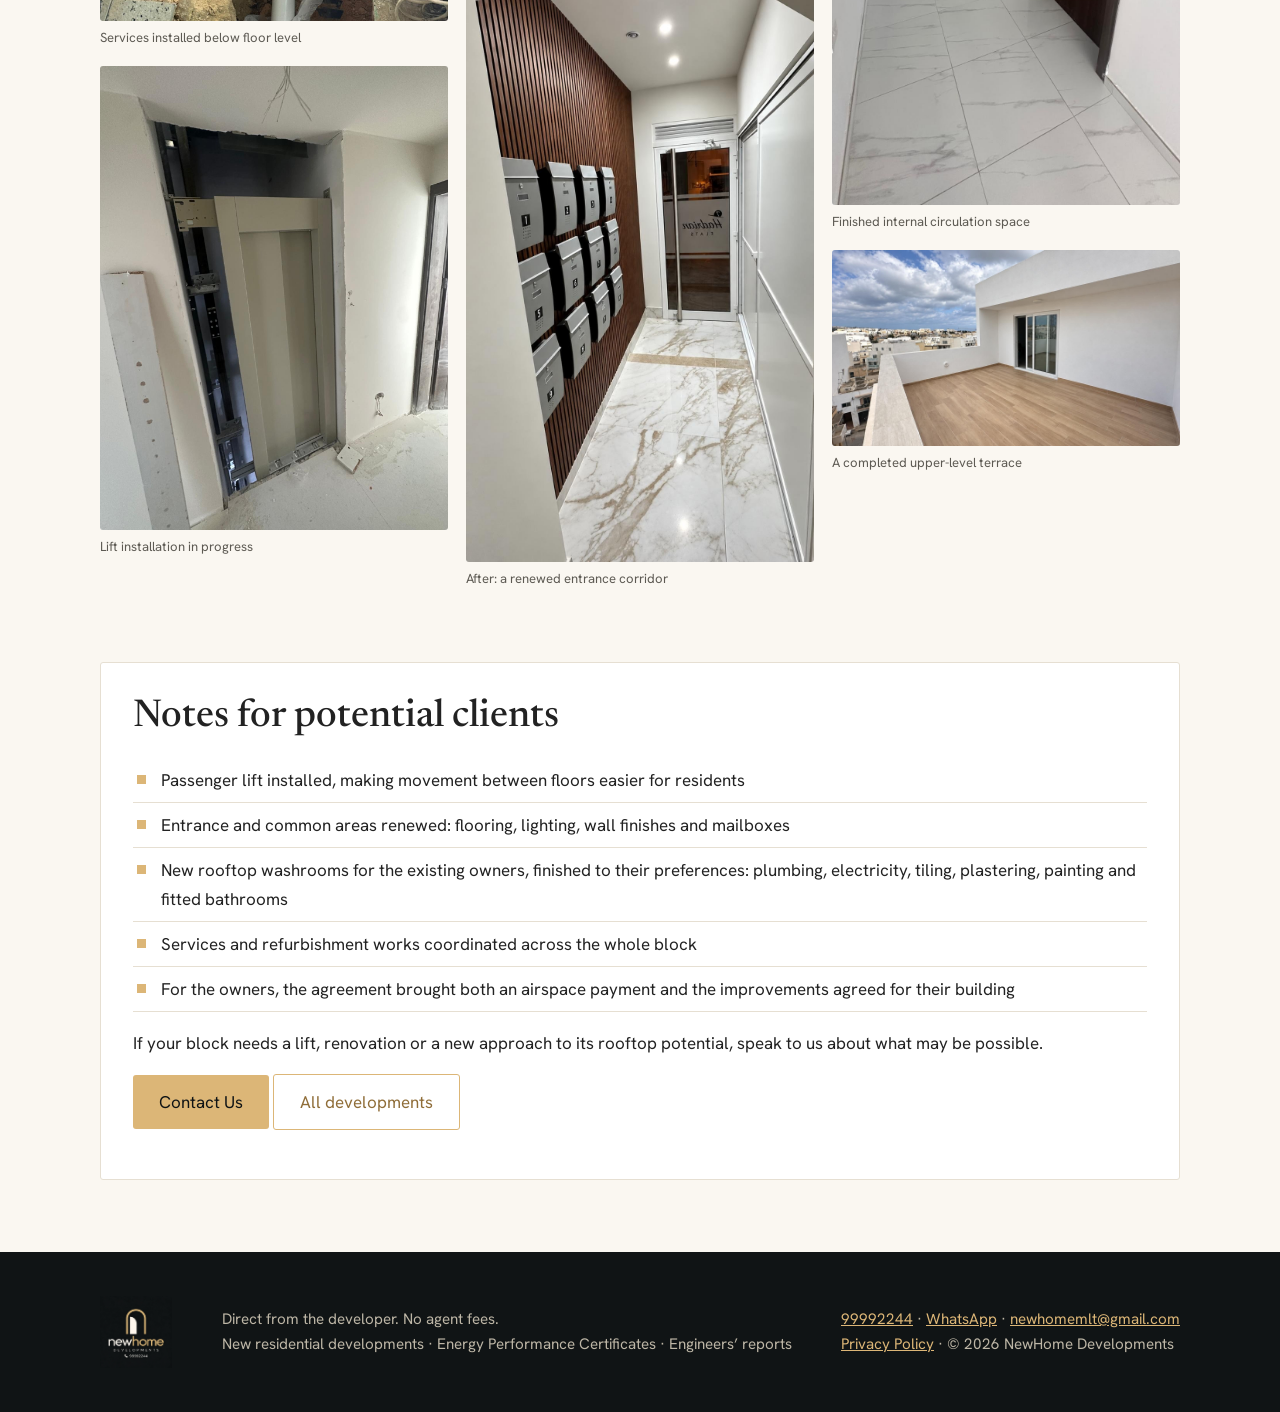
<file: developments/hadrian-flats.html>
<!doctype html>
<html lang="en">
  <head>
    <meta charset="utf-8" />
    <meta name="viewport" content="width=device-width,initial-scale=1,viewport-fit=cover" />
    <base href="/" />
    <title>Hadrian Flats San Ġwann | Lift &amp; Rooftop Development | NewHome</title>
    <meta name="description" content="Hadrian Flats in San Ġwann: an airspace development with a new passenger lift, renewed common areas and rooftop washrooms for existing owners." />
    <link rel="canonical" href="https://newhome.mt/developments/hadrian-flats" />
    <meta property="og:type" content="website" />
    <meta property="og:site_name" content="NewHome Developments" />
    <meta property="og:title" content="Hadrian Flats San Ġwann | Lift &amp; Rooftop Development | NewHome" />
    <meta property="og:description" content="Hadrian Flats in San Ġwann: an airspace development with a new passenger lift, renewed common areas and rooftop washrooms for existing owners." />
    <meta property="og:url" content="https://newhome.mt/developments/hadrian-flats" />
    <meta property="og:image" content="https://newhome.mt/images/hadrian-cover.jpg" />
    <link rel="icon" href="images/logo.png" />
    <script type="application/ld+json">
[
  {
    "@context": "https://schema.org",
    "@type": "ApartmentComplex",
    "name": "Hadrian Flats",
    "description": "Completed airspace development and block renovation: a new passenger lift, renewed common areas and new rooftop washrooms for the existing owners.",
    "url": "https://newhome.mt/developments/hadrian-flats",
    "image": "https://newhome.mt/images/hadrian-cover.jpg",
    "address": {
      "@type": "PostalAddress",
      "addressLocality": "San Ġwann",
      "addressCountry": "MT"
    },
    "provider": {
      "@type": "Organization",
      "name": "NewHome Developments",
      "url": "https://newhome.mt/"
    }
  },
  {
    "@context": "https://schema.org",
    "@type": "BreadcrumbList",
    "itemListElement": [
      {
        "@type": "ListItem",
        "position": 1,
        "name": "Home",
        "item": "https://newhome.mt/"
      },
      {
        "@type": "ListItem",
        "position": 2,
        "name": "Developments",
        "item": "https://newhome.mt/developments"
      },
      {
        "@type": "ListItem",
        "position": 3,
        "name": "Hadrian Flats",
        "item": "https://newhome.mt/developments/hadrian-flats"
      }
    ]
  }
]
    </script>
    <link rel="preconnect" href="https://fonts.googleapis.com" />
    <link href="https://fonts.googleapis.com/css2?family=Hanken+Grotesk:wght@400;600&family=Newsreader:wght@400;500&display=swap" rel="stylesheet" />
    <link rel="stylesheet" href="css/style.css" />
  </head>
  <body>
    <header></header>
    <main id="project" data-slug="hadrian-flats">
<section class="hero"><div class="wrap"><div><span class="tag">Completed</span><p class="loc">San Ġwann, Malta</p><h1>Hadrian Flats San Ġwann</h1><p>New possibilities. Better everyday living. The original block had six units and no passenger lift. We purchased the airspace above the roof from the owners at an agreed amount and, in return, renovated the entire block, installed a passenger lift and created new washrooms at the highest level.</p><a class="btn" href="contact.html?project=Hadrian%20Flats">Discuss Your Project</a></div>
<div><img src="images/hadrian-cover.jpg" alt="Hadrian Flats"><p class="cap">The completed Hadrian Flats development</p></div></div></section>
<section class="sec"><div class="wrap"><h2>Before and after</h2><div class="row"><div><h2>Before: the original block</h2><p>An ageing six-unit block with no passenger lift, which became harder to live in as residents grew older. This image shows the original appearance, reconstructed from reference photographs.</p></div><div><img src="images/hadrian-before.jpg" alt="Before: the original block"></div></div><div class="row"><div><h2>After: the completed development</h2><p>A refreshed exterior, renewed common areas and a passenger lift, with the new development above the original block.</p></div><div><img src="images/hadrian-cover.jpg" alt="After: the completed development"></div></div>
<h3>See the difference</h3><p class="hint">Put your finger on the picture and <b>slide it left or right</b> to compare Before and After.</p>
<div class="cmp"><img src="images/hadrian-cover.jpg" alt="After" draggable="false"><img class="top" src="images/hadrian-before.jpg" alt="Before" draggable="false"><span class="lb l">Before</span><span class="lb r">After</span><div class="knob" aria-hidden="true"><span>◀ ▶</span></div><div class="tip">Slide your finger on the picture</div></div>
<input class="rng" type="range" min="0" max="100" value="50" aria-label="Drag to compare before and after"><h3 style="margin-top:48px">Project gallery</h3><div class="gal"><figure><img src="images/hadrian-s1.jpg" alt="Reinforcement and formwork prepared for a new concrete slab" loading="lazy"><figcaption class="cap">Reinforcement and formwork prepared for a new concrete slab</figcaption></figure><figure><img src="images/hadrian-s2.jpg" alt="Overview of the new upper-level layout" loading="lazy"><figcaption class="cap">Overview of the new upper-level layout</figcaption></figure><figure><img src="images/hadrian-s3.jpg" alt="Masonry partitions defining the new spaces" loading="lazy"><figcaption class="cap">Masonry partitions defining the new spaces</figcaption></figure><figure><img src="images/hadrian-l1.jpg" alt="Services installed below floor level" loading="lazy"><figcaption class="cap">Services installed below floor level</figcaption></figure><figure><img src="images/hadrian-l2.jpg" alt="Lift installation in progress" loading="lazy"><figcaption class="cap">Lift installation in progress</figcaption></figure><figure><img src="images/hadrian-l3.jpg" alt="The renewed landing and lift entrance" loading="lazy"><figcaption class="cap">The renewed landing and lift entrance</figcaption></figure><figure><img src="images/hadrian-e1.jpg" alt="During: services and entrance works" loading="lazy"><figcaption class="cap">During: services and entrance works</figcaption></figure><figure><img src="images/hadrian-e2.jpg" alt="After: a renewed entrance corridor" loading="lazy"><figcaption class="cap">After: a renewed entrance corridor</figcaption></figure><figure><img src="images/hadrian-e3.jpg" alt="After: the Hadrian Flats entrance" loading="lazy"><figcaption class="cap">After: the Hadrian Flats entrance</figcaption></figure><figure><img src="images/hadrian-i1.jpg" alt="A finished interior within the development" loading="lazy"><figcaption class="cap">A finished interior within the development</figcaption></figure><figure><img src="images/hadrian-i2.jpg" alt="Finished internal circulation space" loading="lazy"><figcaption class="cap">Finished internal circulation space</figcaption></figure><figure><img src="images/hadrian-i3.jpg" alt="A completed upper-level terrace" loading="lazy"><figcaption class="cap">A completed upper-level terrace</figcaption></figure></div></div></section>
<section class="sec" style="padding-top:0"><div class="wrap"><div class="notes"><h2>Notes for potential clients</h2><ul class="tick"><li>Passenger lift installed, making movement between floors easier for residents</li><li>Entrance and common areas renewed: flooring, lighting, wall finishes and mailboxes</li><li>New rooftop washrooms for the existing owners, finished to their preferences: plumbing, electricity, tiling, plastering, painting and fitted bathrooms</li><li>Services and refurbishment works coordinated across the whole block</li><li>For the owners, the agreement brought both an airspace payment and the improvements agreed for their building</li></ul><p>If your block needs a lift, renovation or a new approach to its rooftop potential, speak to us about what may be possible.</p>
<p><a class="btn" href="contact.html?project=Hadrian%20Flats">Contact Us</a> <a class="btn alt" href="developments.html">All developments</a></p></div></div></section>
    </main>
    <footer></footer>
    <script src="js/projects.js"></script>
    <script src="js/main.js"></script>
  </body>
</html>
</file>
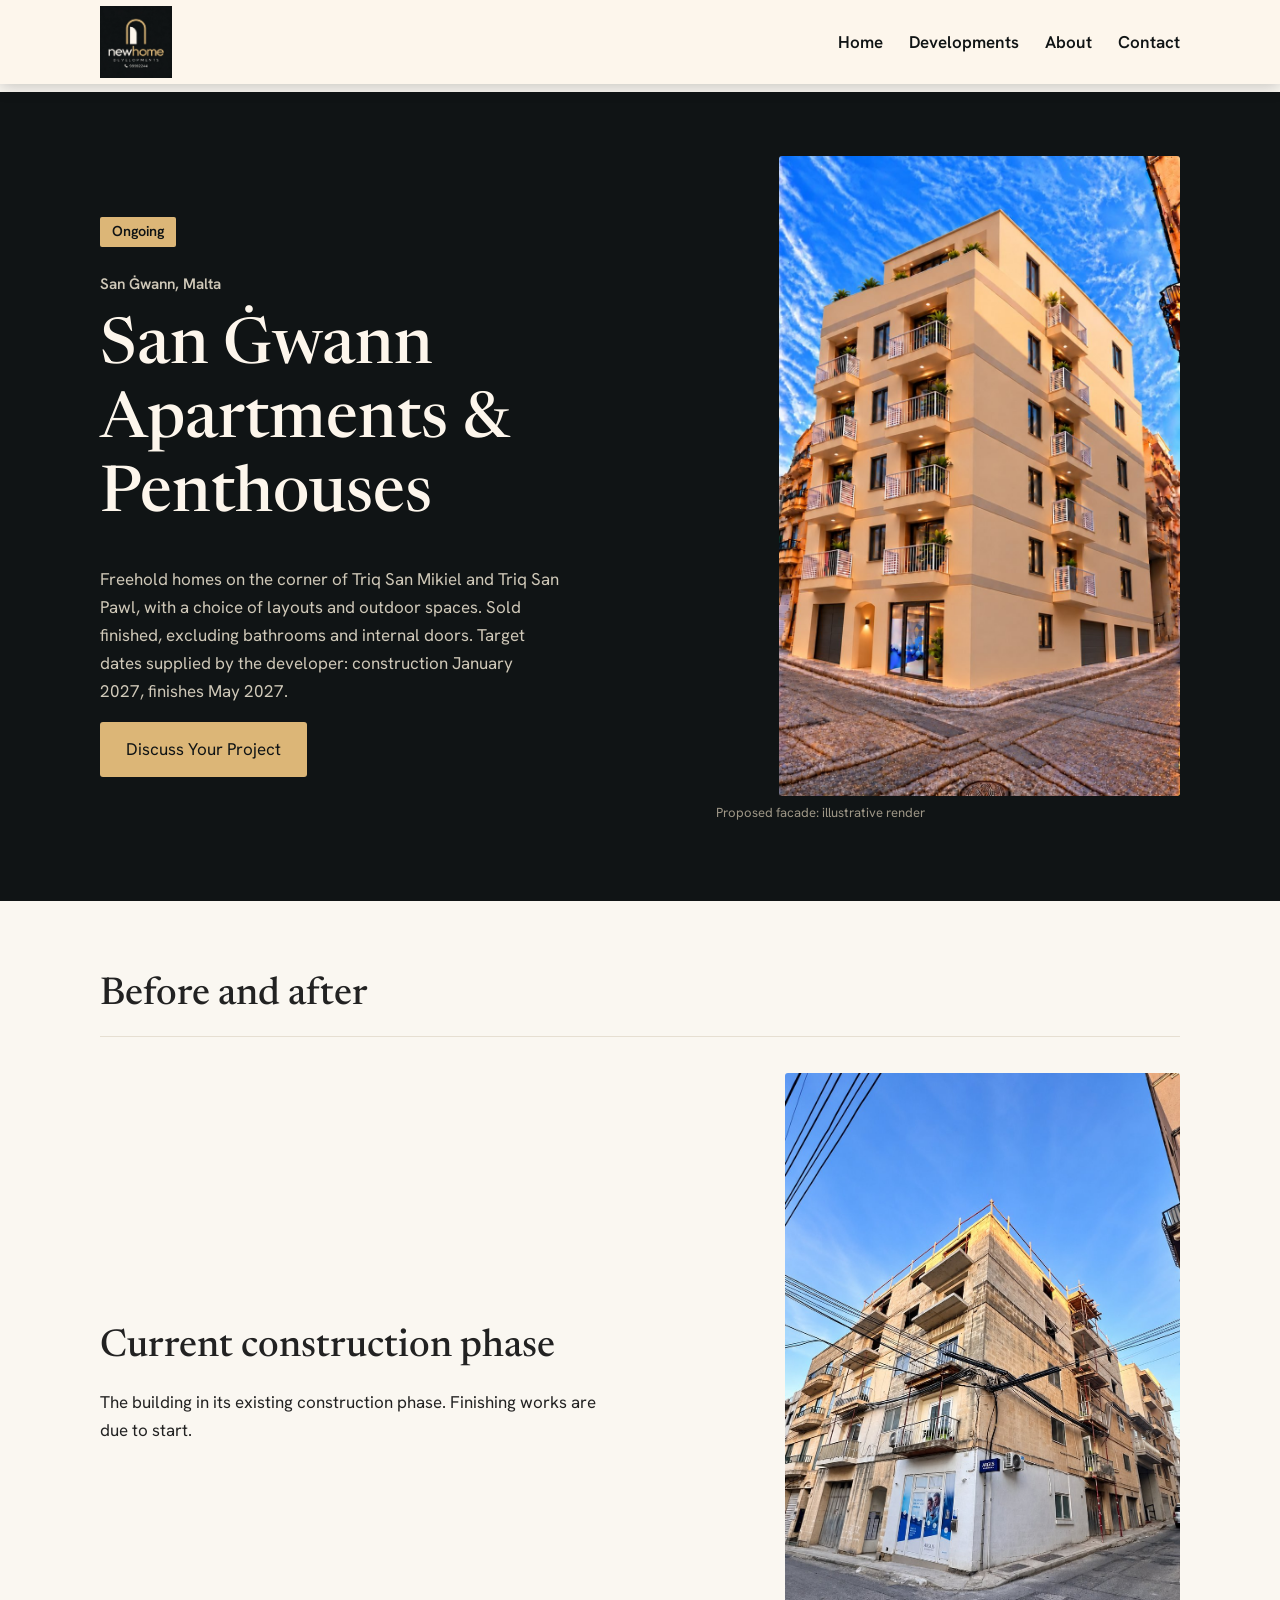
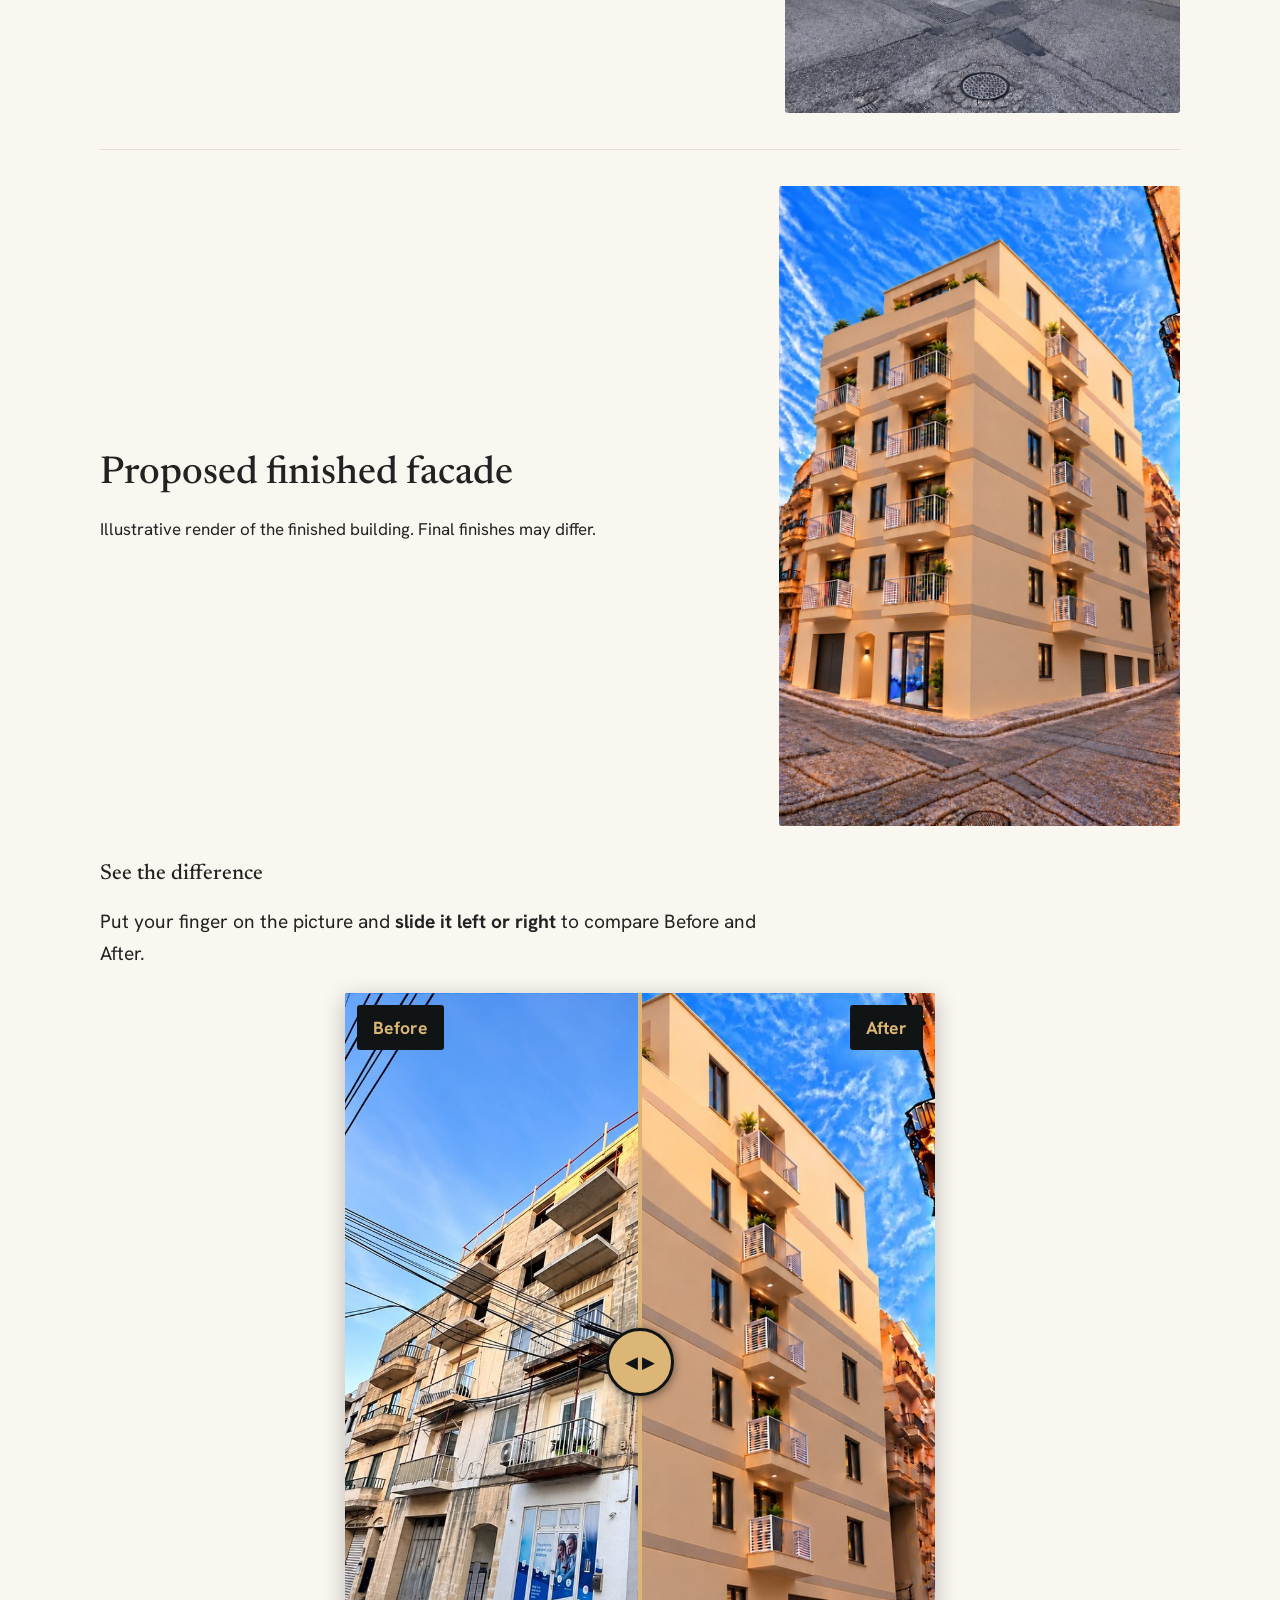
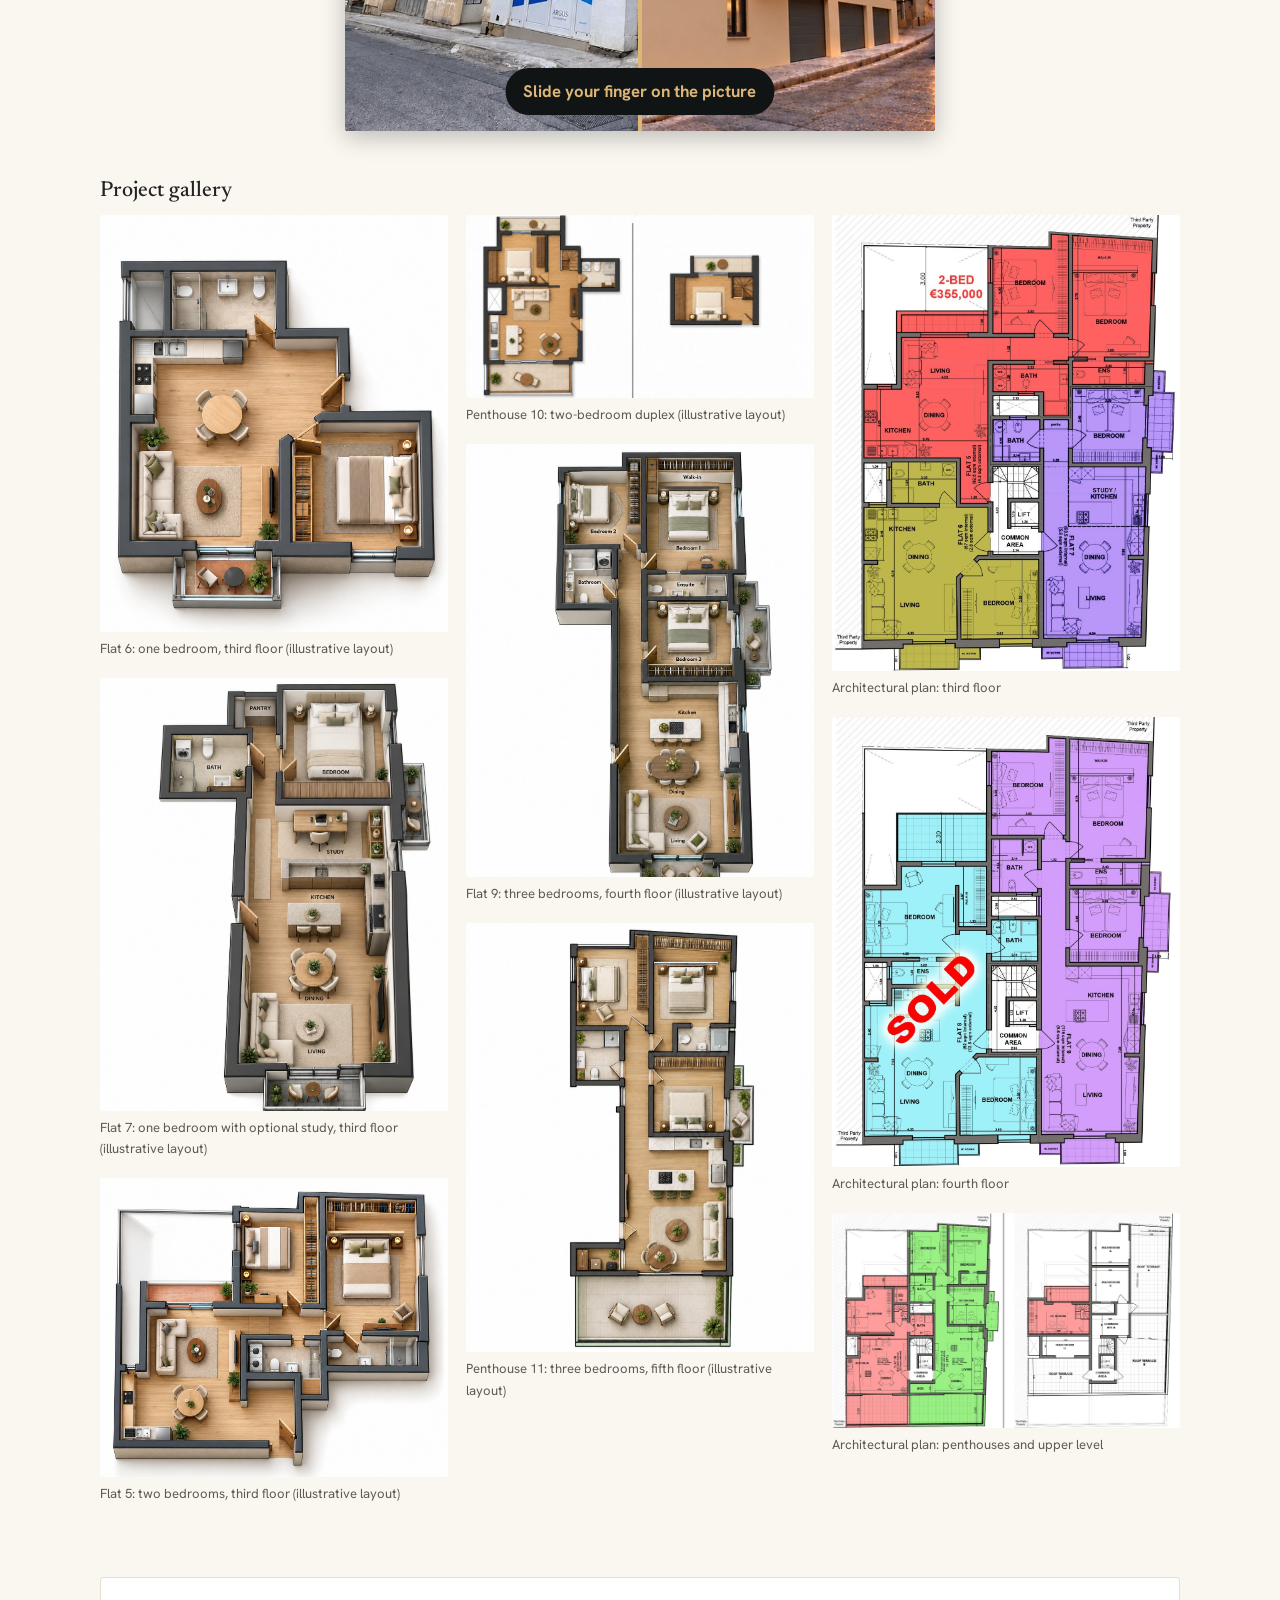
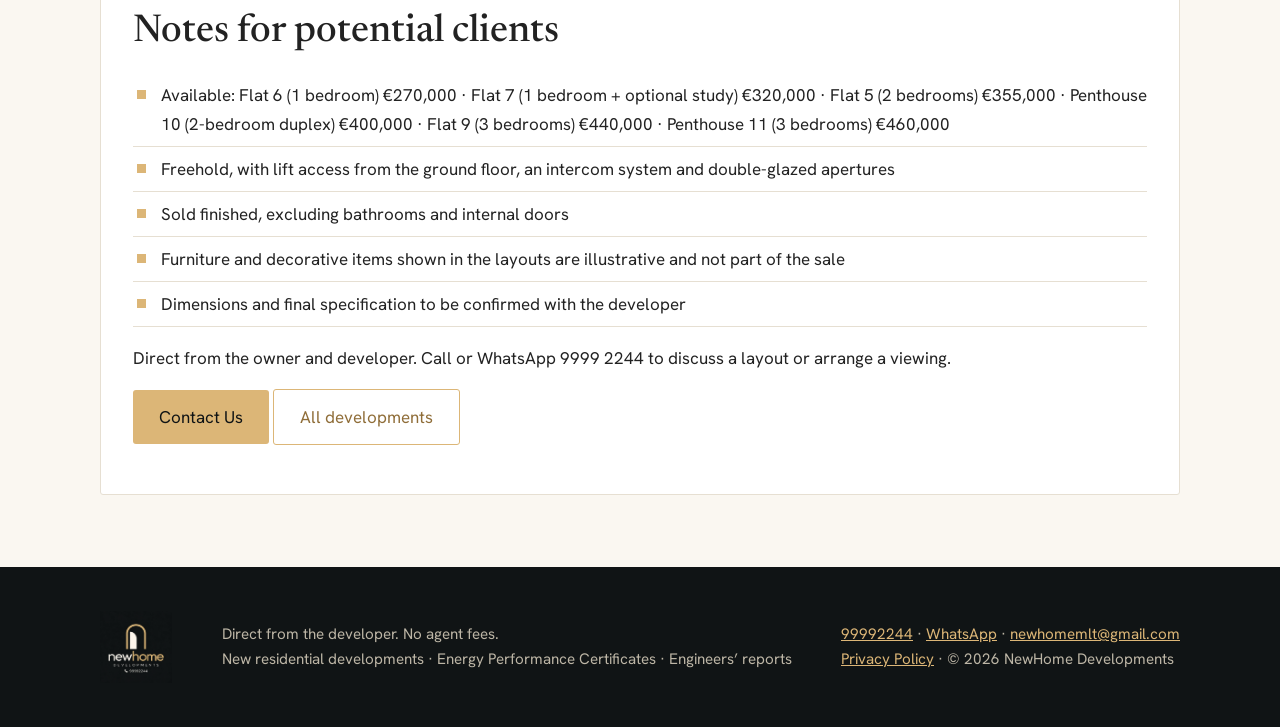
<file: developments/san-gwann-san-mikiel.html>
<!doctype html>
<html lang="en">
  <head>
    <meta charset="utf-8" />
    <meta name="viewport" content="width=device-width,initial-scale=1,viewport-fit=cover" />
    <base href="/" />
    <title>San Ġwann Apartments &amp; Penthouses | New Homes in San Ġwann, Malta | NewHome Developments</title>
    <meta name="description" content="Freehold 1, 2 and 3-bedroom apartments and penthouses from €270,000, sold direct from the developer." />
    <link rel="canonical" href="https://newhome.mt/developments/san-gwann-san-mikiel" />
    <meta property="og:type" content="website" />
    <meta property="og:site_name" content="NewHome Developments" />
    <meta property="og:title" content="San Ġwann Apartments &amp; Penthouses | New Homes in San Ġwann, Malta | NewHome Developments" />
    <meta property="og:description" content="Freehold 1, 2 and 3-bedroom apartments and penthouses from €270,000, sold direct from the developer." />
    <meta property="og:url" content="https://newhome.mt/developments/san-gwann-san-mikiel" />
    <meta property="og:image" content="https://newhome.mt/images/sangwann-cover.jpg" />
    <link rel="icon" href="images/logo.png" />
    <script type="application/ld+json">
[
  {
    "@context": "https://schema.org",
    "@type": "ApartmentComplex",
    "name": "San Ġwann Apartments & Penthouses",
    "description": "Freehold 1, 2 and 3-bedroom apartments and penthouses from €270,000, sold direct from the developer.",
    "url": "https://newhome.mt/developments/san-gwann-san-mikiel",
    "image": "https://newhome.mt/images/sangwann-cover.jpg",
    "address": {
      "@type": "PostalAddress",
      "addressLocality": "San Ġwann",
      "addressCountry": "MT"
    },
    "provider": {
      "@type": "Organization",
      "name": "NewHome Developments",
      "url": "https://newhome.mt/"
    }
  },
  {
    "@context": "https://schema.org",
    "@type": "BreadcrumbList",
    "itemListElement": [
      {
        "@type": "ListItem",
        "position": 1,
        "name": "Home",
        "item": "https://newhome.mt/"
      },
      {
        "@type": "ListItem",
        "position": 2,
        "name": "Developments",
        "item": "https://newhome.mt/developments"
      },
      {
        "@type": "ListItem",
        "position": 3,
        "name": "San Ġwann Apartments & Penthouses",
        "item": "https://newhome.mt/developments/san-gwann-san-mikiel"
      }
    ]
  }
]
    </script>
    <link rel="preconnect" href="https://fonts.googleapis.com" />
    <link href="https://fonts.googleapis.com/css2?family=Hanken+Grotesk:wght@400;600&family=Newsreader:wght@400;500&display=swap" rel="stylesheet" />
    <link rel="stylesheet" href="css/style.css" />
  </head>
  <body>
    <header></header>
    <main id="project" data-slug="san-gwann-san-mikiel">
<section class="hero"><div class="wrap"><div><span class="tag">Ongoing</span><p class="loc">San Ġwann, Malta</p><h1>San Ġwann Apartments & Penthouses</h1><p>Freehold homes on the corner of Triq San Mikiel and Triq San Pawl, with a choice of layouts and outdoor spaces. Sold finished, excluding bathrooms and internal doors. Target dates supplied by the developer: construction January 2027, finishes May 2027.</p><a class="btn" href="contact.html?project=San%20%C4%A0wann%20Apartments%20%26%20Penthouses">Discuss Your Project</a></div>
<div><img src="images/sangwann-cover.jpg" alt="San Ġwann Apartments &amp; Penthouses"><p class="cap">Proposed facade: illustrative render</p></div></div></section>
<section class="sec"><div class="wrap"><h2>Before and after</h2><div class="row"><div><h2>Current construction phase</h2><p>The building in its existing construction phase. Finishing works are due to start.</p></div><div><img src="images/sangwann-construction.jpg" alt="Current construction phase"></div></div><div class="row"><div><h2>Proposed finished facade</h2><p>Illustrative render of the finished building. Final finishes may differ.</p></div><div><img src="images/sangwann-cover.jpg" alt="Proposed finished facade"></div></div>
<h3>See the difference</h3><p class="hint">Put your finger on the picture and <b>slide it left or right</b> to compare Before and After.</p>
<div class="cmp"><img src="images/sangwann-cover.jpg" alt="After" draggable="false"><img class="top" src="images/sangwann-construction.jpg" alt="Before" draggable="false"><span class="lb l">Before</span><span class="lb r">After</span><div class="knob" aria-hidden="true"><span>◀ ▶</span></div><div class="tip">Slide your finger on the picture</div></div>
<input class="rng" type="range" min="0" max="100" value="50" aria-label="Drag to compare before and after"><h3 style="margin-top:48px">Project gallery</h3><div class="gal"><figure><img src="images/sangwann-flat6.jpg" alt="Flat 6: one bedroom, third floor (illustrative layout)" loading="lazy"><figcaption class="cap">Flat 6: one bedroom, third floor (illustrative layout)</figcaption></figure><figure><img src="images/sangwann-flat7.jpg" alt="Flat 7: one bedroom with optional study, third floor (illustrative layout)" loading="lazy"><figcaption class="cap">Flat 7: one bedroom with optional study, third floor (illustrative layout)</figcaption></figure><figure><img src="images/sangwann-flat5.jpg" alt="Flat 5: two bedrooms, third floor (illustrative layout)" loading="lazy"><figcaption class="cap">Flat 5: two bedrooms, third floor (illustrative layout)</figcaption></figure><figure><img src="images/sangwann-penthouse10.jpg" alt="Penthouse 10: two-bedroom duplex (illustrative layout)" loading="lazy"><figcaption class="cap">Penthouse 10: two-bedroom duplex (illustrative layout)</figcaption></figure><figure><img src="images/sangwann-flat9.jpg" alt="Flat 9: three bedrooms, fourth floor (illustrative layout)" loading="lazy"><figcaption class="cap">Flat 9: three bedrooms, fourth floor (illustrative layout)</figcaption></figure><figure><img src="images/sangwann-penthouse11.jpg" alt="Penthouse 11: three bedrooms, fifth floor (illustrative layout)" loading="lazy"><figcaption class="cap">Penthouse 11: three bedrooms, fifth floor (illustrative layout)</figcaption></figure><figure><img src="images/sangwann-plan-third.jpg" alt="Architectural plan: third floor" loading="lazy"><figcaption class="cap">Architectural plan: third floor</figcaption></figure><figure><img src="images/sangwann-plan-fourth.jpg" alt="Architectural plan: fourth floor" loading="lazy"><figcaption class="cap">Architectural plan: fourth floor</figcaption></figure><figure><img src="images/sangwann-plan-penthouse.jpg" alt="Architectural plan: penthouses and upper level" loading="lazy"><figcaption class="cap">Architectural plan: penthouses and upper level</figcaption></figure></div></div></section>
<section class="sec" style="padding-top:0"><div class="wrap"><div class="notes"><h2>Notes for potential clients</h2><ul class="tick"><li>Available: Flat 6 (1 bedroom) €270,000 · Flat 7 (1 bedroom + optional study) €320,000 · Flat 5 (2 bedrooms) €355,000 · Penthouse 10 (2-bedroom duplex) €400,000 · Flat 9 (3 bedrooms) €440,000 · Penthouse 11 (3 bedrooms) €460,000</li><li>Freehold, with lift access from the ground floor, an intercom system and double-glazed apertures</li><li>Sold finished, excluding bathrooms and internal doors</li><li>Furniture and decorative items shown in the layouts are illustrative and not part of the sale</li><li>Dimensions and final specification to be confirmed with the developer</li></ul><p>Direct from the owner and developer. Call or WhatsApp 9999 2244 to discuss a layout or arrange a viewing.</p>
<p><a class="btn" href="contact.html?project=San%20%C4%A0wann%20Apartments%20%26%20Penthouses">Contact Us</a> <a class="btn alt" href="developments.html">All developments</a></p></div></div></section>
    </main>
    <footer></footer>
    <script src="js/projects.js"></script>
    <script src="js/main.js"></script>
  </body>
</html>
</file>
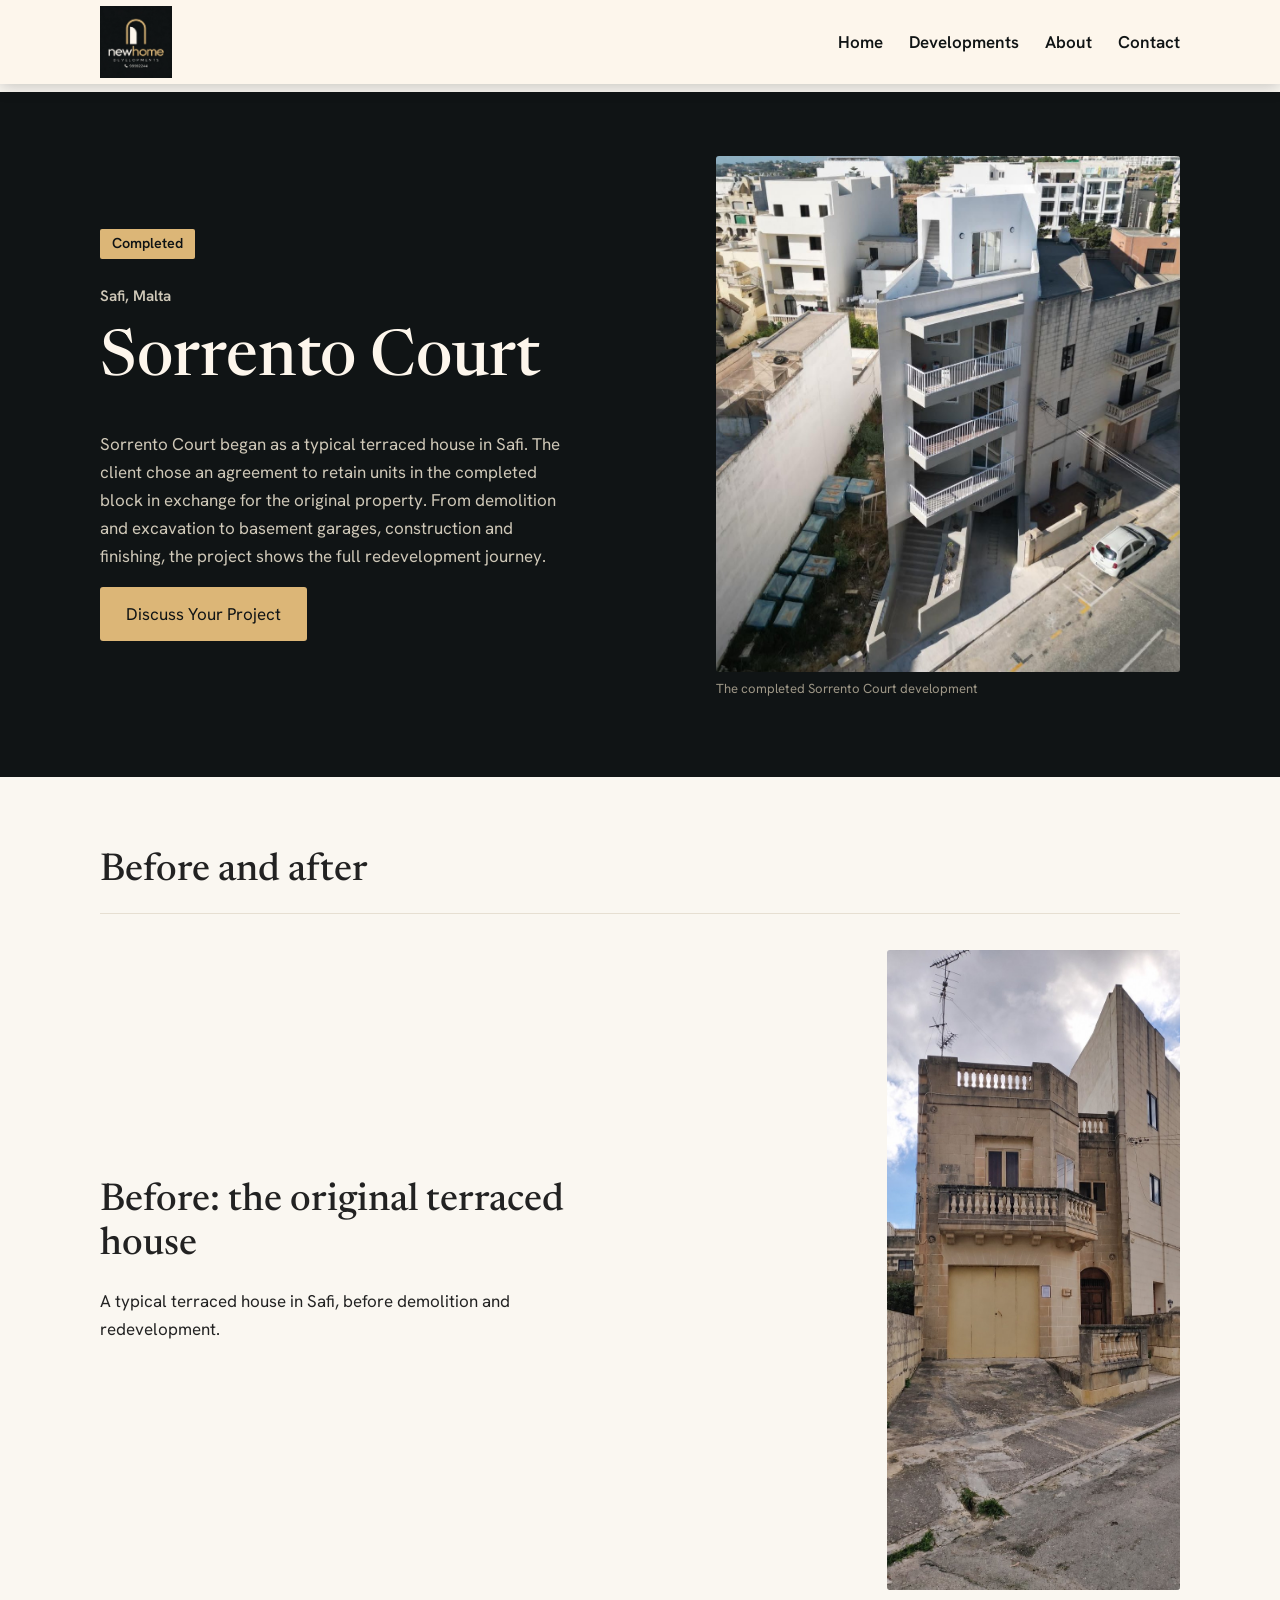
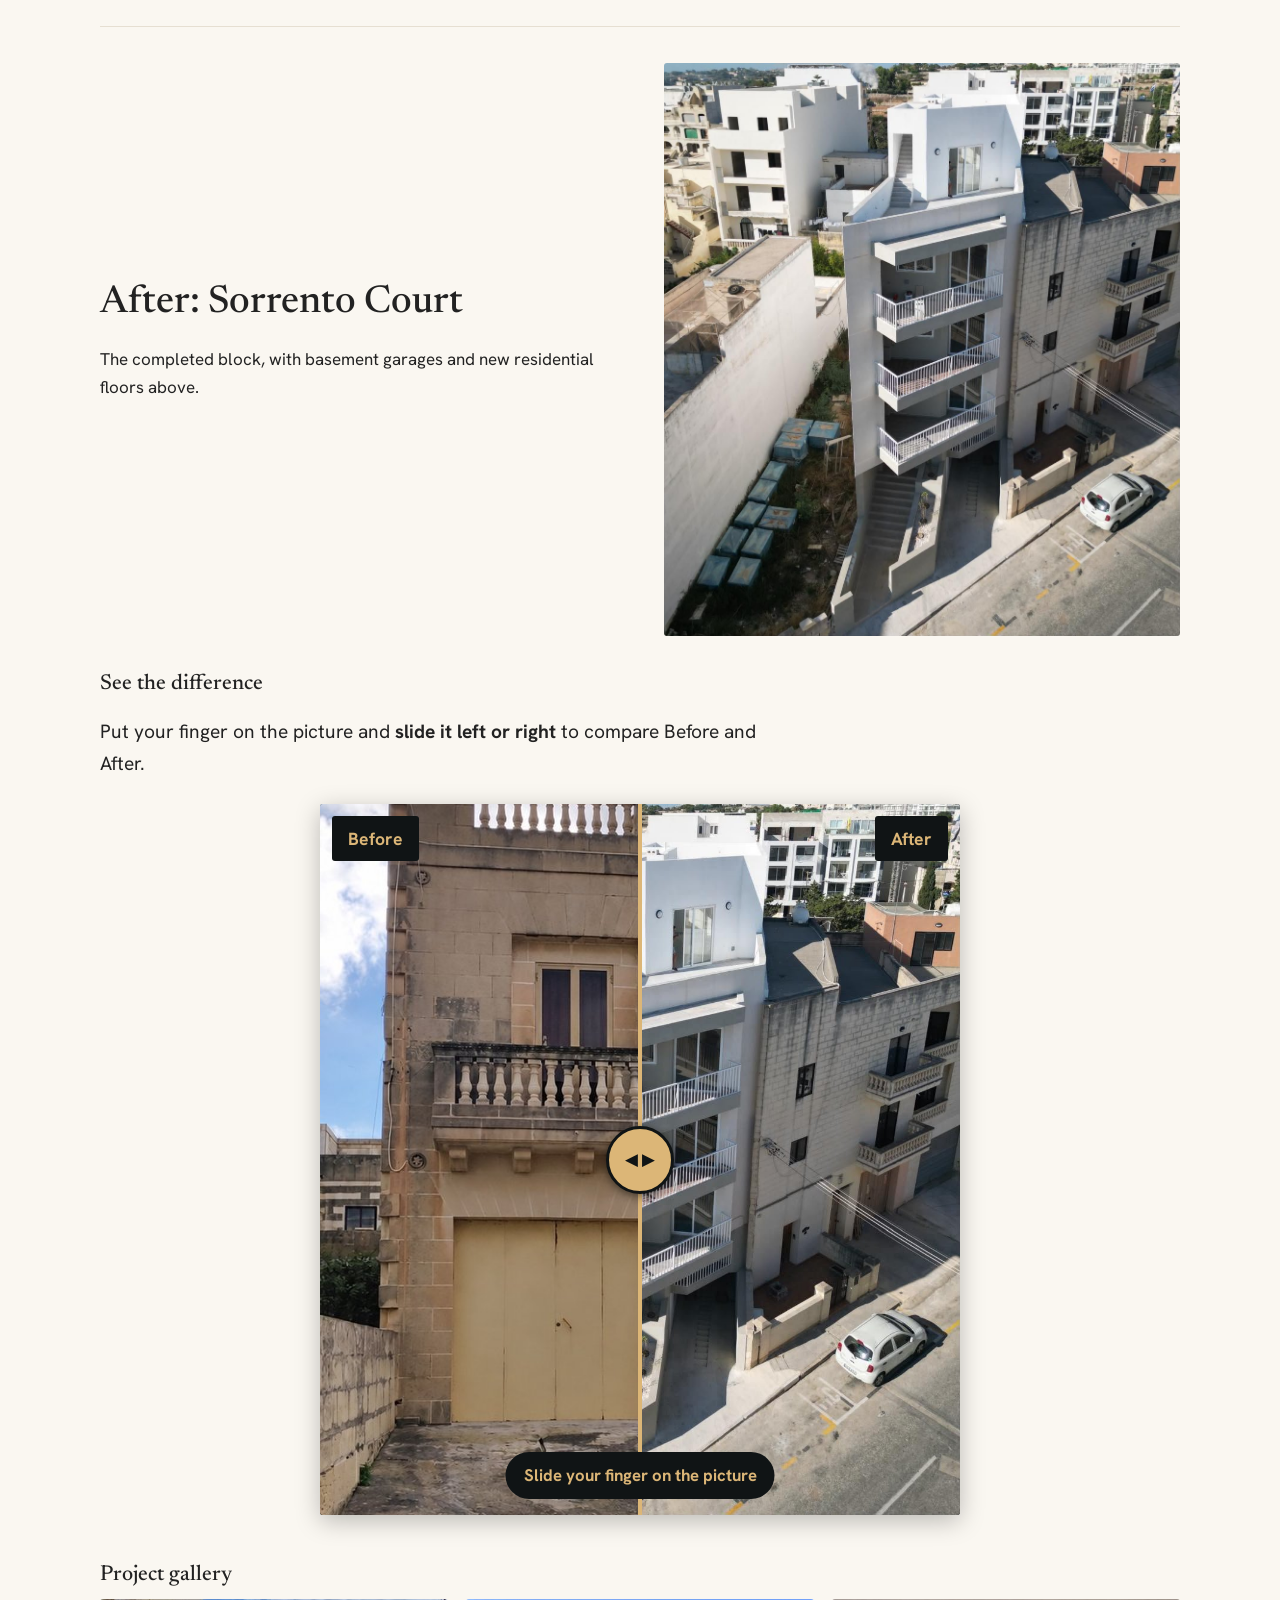
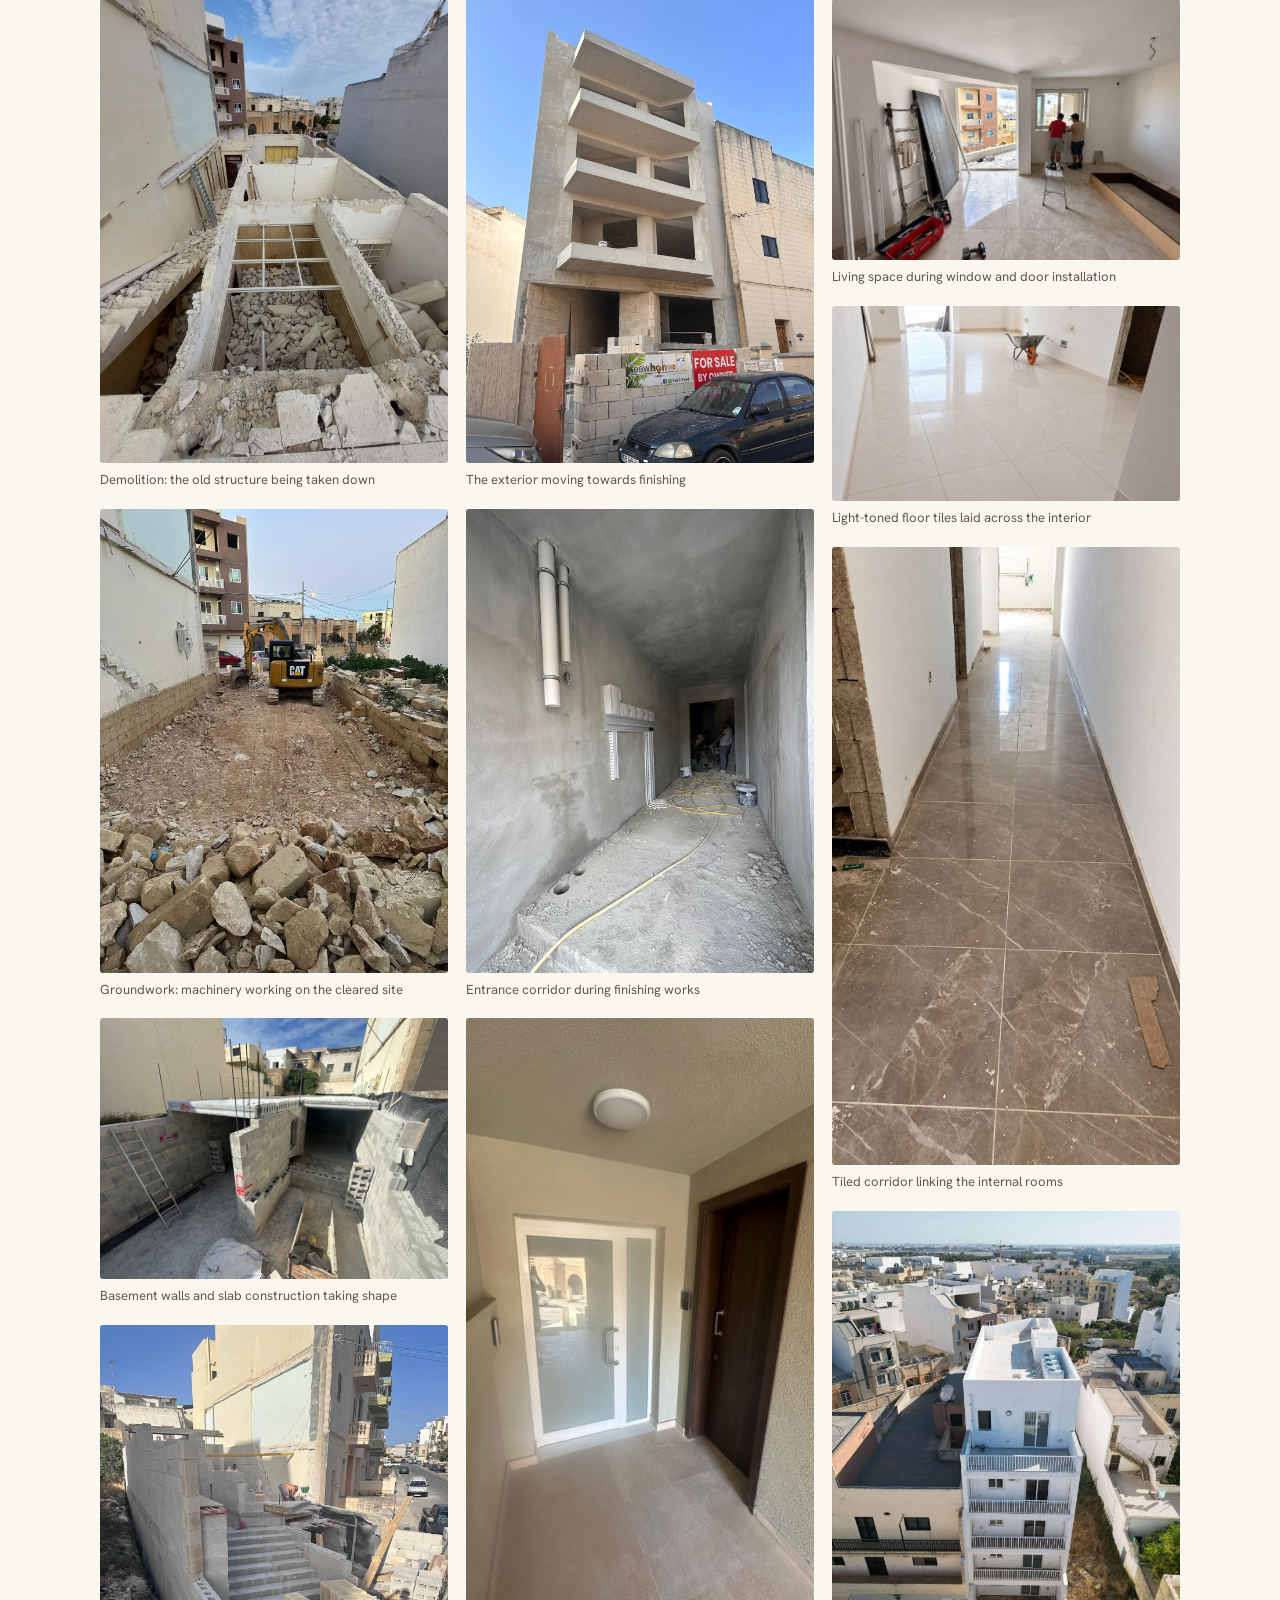
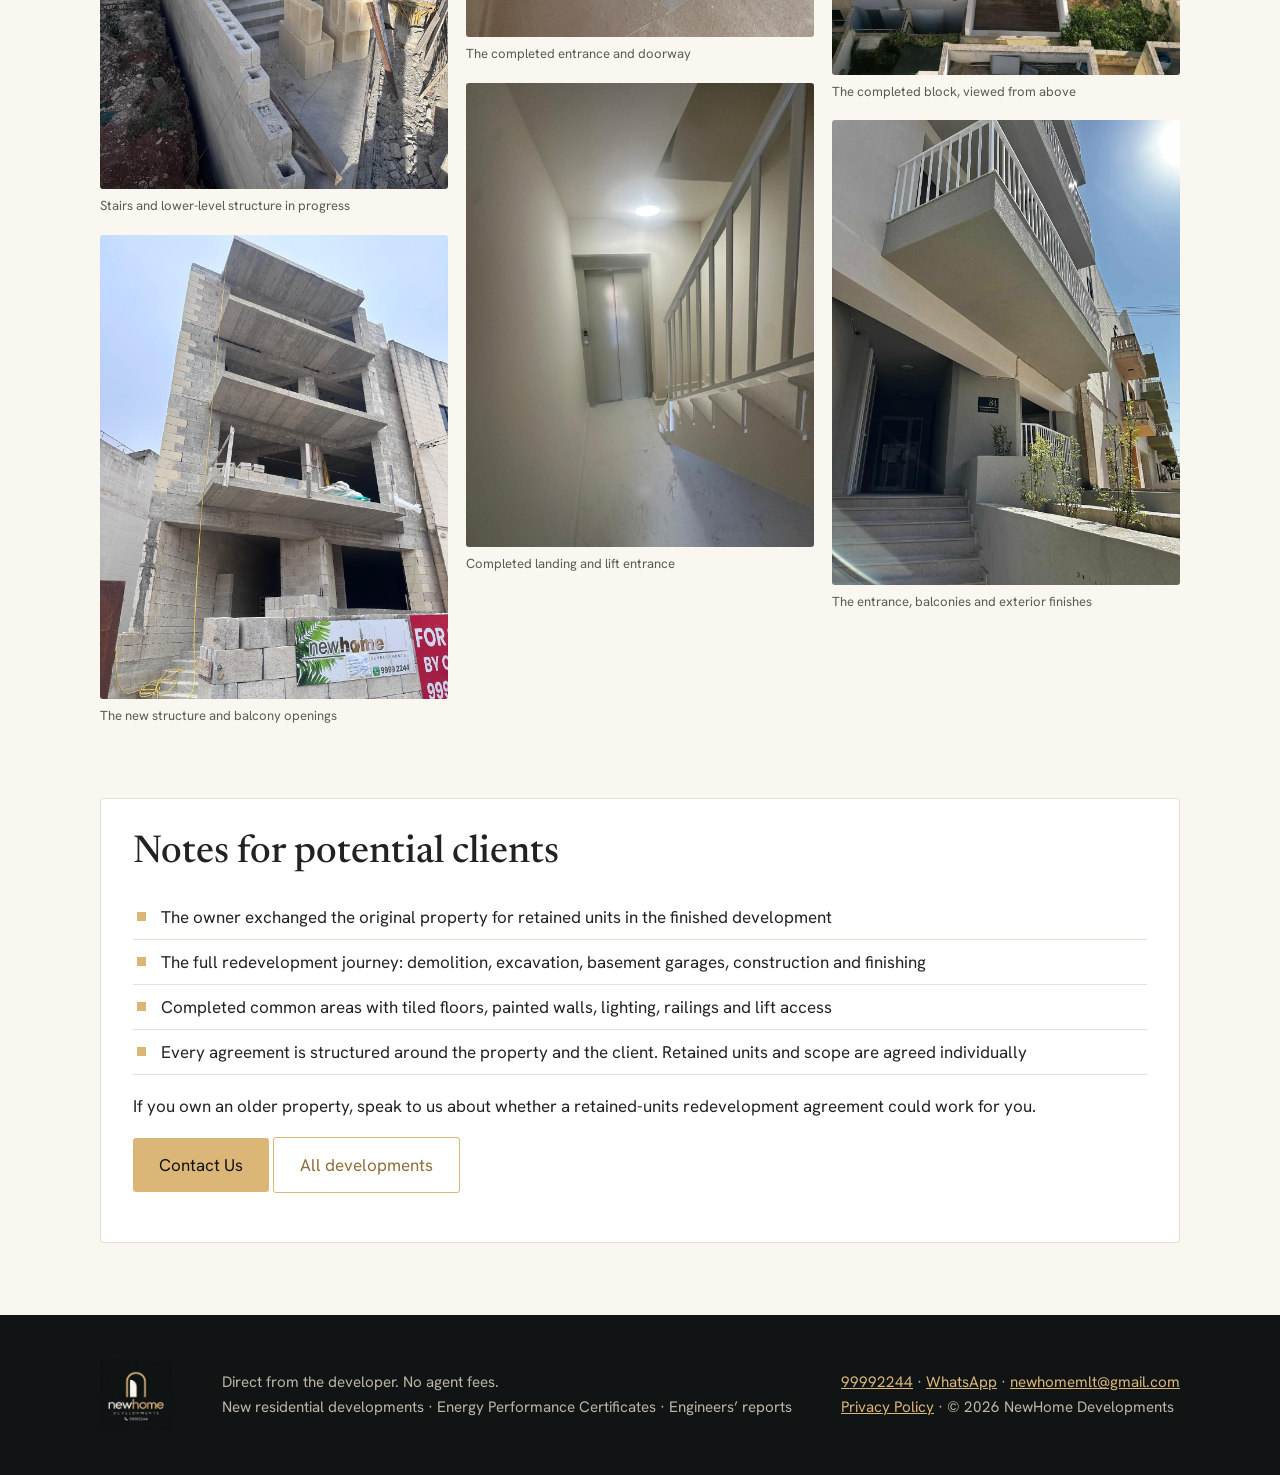
<file: developments/sorrento-court-safi.html>
<!doctype html>
<html lang="en">
  <head>
    <meta charset="utf-8" />
    <meta name="viewport" content="width=device-width,initial-scale=1,viewport-fit=cover" />
    <base href="/" />
    <title>Sorrento Court | Completed Development in Safi, Malta | NewHome Developments</title>
    <meta name="description" content="A terraced house in Safi redeveloped into a new block with basement garages. The owner kept units in the finished building through a retained-units agreement." />
    <link rel="canonical" href="https://newhome.mt/developments/sorrento-court-safi" />
    <meta property="og:type" content="website" />
    <meta property="og:site_name" content="NewHome Developments" />
    <meta property="og:title" content="Sorrento Court | Completed Development in Safi, Malta | NewHome Developments" />
    <meta property="og:description" content="A terraced house in Safi redeveloped into a new block with basement garages. The owner kept units in the finished building through a retained-units agreement." />
    <meta property="og:url" content="https://newhome.mt/developments/sorrento-court-safi" />
    <meta property="og:image" content="https://newhome.mt/images/sorrento-cover.jpg" />
    <link rel="icon" href="images/logo.png" />
    <script type="application/ld+json">
[
  {
    "@context": "https://schema.org",
    "@type": "ApartmentComplex",
    "name": "Sorrento Court",
    "description": "A terraced house in Safi redeveloped into a new block with basement garages. The owner kept units in the finished building through a retained-units agreement.",
    "url": "https://newhome.mt/developments/sorrento-court-safi",
    "image": "https://newhome.mt/images/sorrento-cover.jpg",
    "address": {
      "@type": "PostalAddress",
      "addressLocality": "Safi",
      "addressCountry": "MT"
    },
    "provider": {
      "@type": "Organization",
      "name": "NewHome Developments",
      "url": "https://newhome.mt/"
    }
  },
  {
    "@context": "https://schema.org",
    "@type": "BreadcrumbList",
    "itemListElement": [
      {
        "@type": "ListItem",
        "position": 1,
        "name": "Home",
        "item": "https://newhome.mt/"
      },
      {
        "@type": "ListItem",
        "position": 2,
        "name": "Developments",
        "item": "https://newhome.mt/developments"
      },
      {
        "@type": "ListItem",
        "position": 3,
        "name": "Sorrento Court",
        "item": "https://newhome.mt/developments/sorrento-court-safi"
      }
    ]
  }
]
    </script>
    <link rel="preconnect" href="https://fonts.googleapis.com" />
    <link href="https://fonts.googleapis.com/css2?family=Hanken+Grotesk:wght@400;600&family=Newsreader:wght@400;500&display=swap" rel="stylesheet" />
    <link rel="stylesheet" href="css/style.css" />
  </head>
  <body>
    <header></header>
    <main id="project" data-slug="sorrento-court-safi">
<section class="hero"><div class="wrap"><div><span class="tag">Completed</span><p class="loc">Safi, Malta</p><h1>Sorrento Court</h1><p>Sorrento Court began as a typical terraced house in Safi. The client chose an agreement to retain units in the completed block in exchange for the original property. From demolition and excavation to basement garages, construction and finishing, the project shows the full redevelopment journey.</p><a class="btn" href="contact.html?project=Sorrento%20Court">Discuss Your Project</a></div>
<div><img src="images/sorrento-cover.jpg" alt="Sorrento Court"><p class="cap">The completed Sorrento Court development</p></div></div></section>
<section class="sec"><div class="wrap"><h2>Before and after</h2><div class="row"><div><h2>Before: the original terraced house</h2><p>A typical terraced house in Safi, before demolition and redevelopment.</p></div><div><img src="images/sorrento-before.jpg" alt="Before: the original terraced house"></div></div><div class="row"><div><h2>After: Sorrento Court</h2><p>The completed block, with basement garages and new residential floors above.</p></div><div><img src="images/sorrento-cover.jpg" alt="After: Sorrento Court"></div></div>
<h3>See the difference</h3><p class="hint">Put your finger on the picture and <b>slide it left or right</b> to compare Before and After.</p>
<div class="cmp"><img src="images/sorrento-cover.jpg" alt="After" draggable="false"><img class="top" src="images/sorrento-before.jpg" alt="Before" draggable="false"><span class="lb l">Before</span><span class="lb r">After</span><div class="knob" aria-hidden="true"><span>◀ ▶</span></div><div class="tip">Slide your finger on the picture</div></div>
<input class="rng" type="range" min="0" max="100" value="50" aria-label="Drag to compare before and after"><h3 style="margin-top:48px">Project gallery</h3><div class="gal"><figure><img src="images/sorrento-demolition.jpg" alt="Demolition: the old structure being taken down" loading="lazy"><figcaption class="cap">Demolition: the old structure being taken down</figcaption></figure><figure><img src="images/sorrento-groundwork.jpg" alt="Groundwork: machinery working on the cleared site" loading="lazy"><figcaption class="cap">Groundwork: machinery working on the cleared site</figcaption></figure><figure><img src="images/sorrento-basement.jpg" alt="Basement walls and slab construction taking shape" loading="lazy"><figcaption class="cap">Basement walls and slab construction taking shape</figcaption></figure><figure><img src="images/sorrento-stairs.jpg" alt="Stairs and lower-level structure in progress" loading="lazy"><figcaption class="cap">Stairs and lower-level structure in progress</figcaption></figure><figure><img src="images/sorrento-rise-1.jpg" alt="The new structure and balcony openings" loading="lazy"><figcaption class="cap">The new structure and balcony openings</figcaption></figure><figure><img src="images/sorrento-rise-2.jpg" alt="The exterior moving towards finishing" loading="lazy"><figcaption class="cap">The exterior moving towards finishing</figcaption></figure><figure><img src="images/sorrento-entrance-during.jpg" alt="Entrance corridor during finishing works" loading="lazy"><figcaption class="cap">Entrance corridor during finishing works</figcaption></figure><figure><img src="images/sorrento-entrance-done.jpg" alt="The completed entrance and doorway" loading="lazy"><figcaption class="cap">The completed entrance and doorway</figcaption></figure><figure><img src="images/sorrento-lift.jpg" alt="Completed landing and lift entrance" loading="lazy"><figcaption class="cap">Completed landing and lift entrance</figcaption></figure><figure><img src="images/sorrento-interior-1.jpg" alt="Living space during window and door installation" loading="lazy"><figcaption class="cap">Living space during window and door installation</figcaption></figure><figure><img src="images/sorrento-interior-2.jpg" alt="Light-toned floor tiles laid across the interior" loading="lazy"><figcaption class="cap">Light-toned floor tiles laid across the interior</figcaption></figure><figure><img src="images/sorrento-corridor.jpg" alt="Tiled corridor linking the internal rooms" loading="lazy"><figcaption class="cap">Tiled corridor linking the internal rooms</figcaption></figure><figure><img src="images/sorrento-aerial.jpg" alt="The completed block, viewed from above" loading="lazy"><figcaption class="cap">The completed block, viewed from above</figcaption></figure><figure><img src="images/sorrento-exterior.jpg" alt="The entrance, balconies and exterior finishes" loading="lazy"><figcaption class="cap">The entrance, balconies and exterior finishes</figcaption></figure></div></div></section>
<section class="sec" style="padding-top:0"><div class="wrap"><div class="notes"><h2>Notes for potential clients</h2><ul class="tick"><li>The owner exchanged the original property for retained units in the finished development</li><li>The full redevelopment journey: demolition, excavation, basement garages, construction and finishing</li><li>Completed common areas with tiled floors, painted walls, lighting, railings and lift access</li><li>Every agreement is structured around the property and the client. Retained units and scope are agreed individually</li></ul><p>If you own an older property, speak to us about whether a retained-units redevelopment agreement could work for you.</p>
<p><a class="btn" href="contact.html?project=Sorrento%20Court">Contact Us</a> <a class="btn alt" href="developments.html">All developments</a></p></div></div></section>
    </main>
    <footer></footer>
    <script src="js/projects.js"></script>
    <script src="js/main.js"></script>
  </body>
</html>
</file>
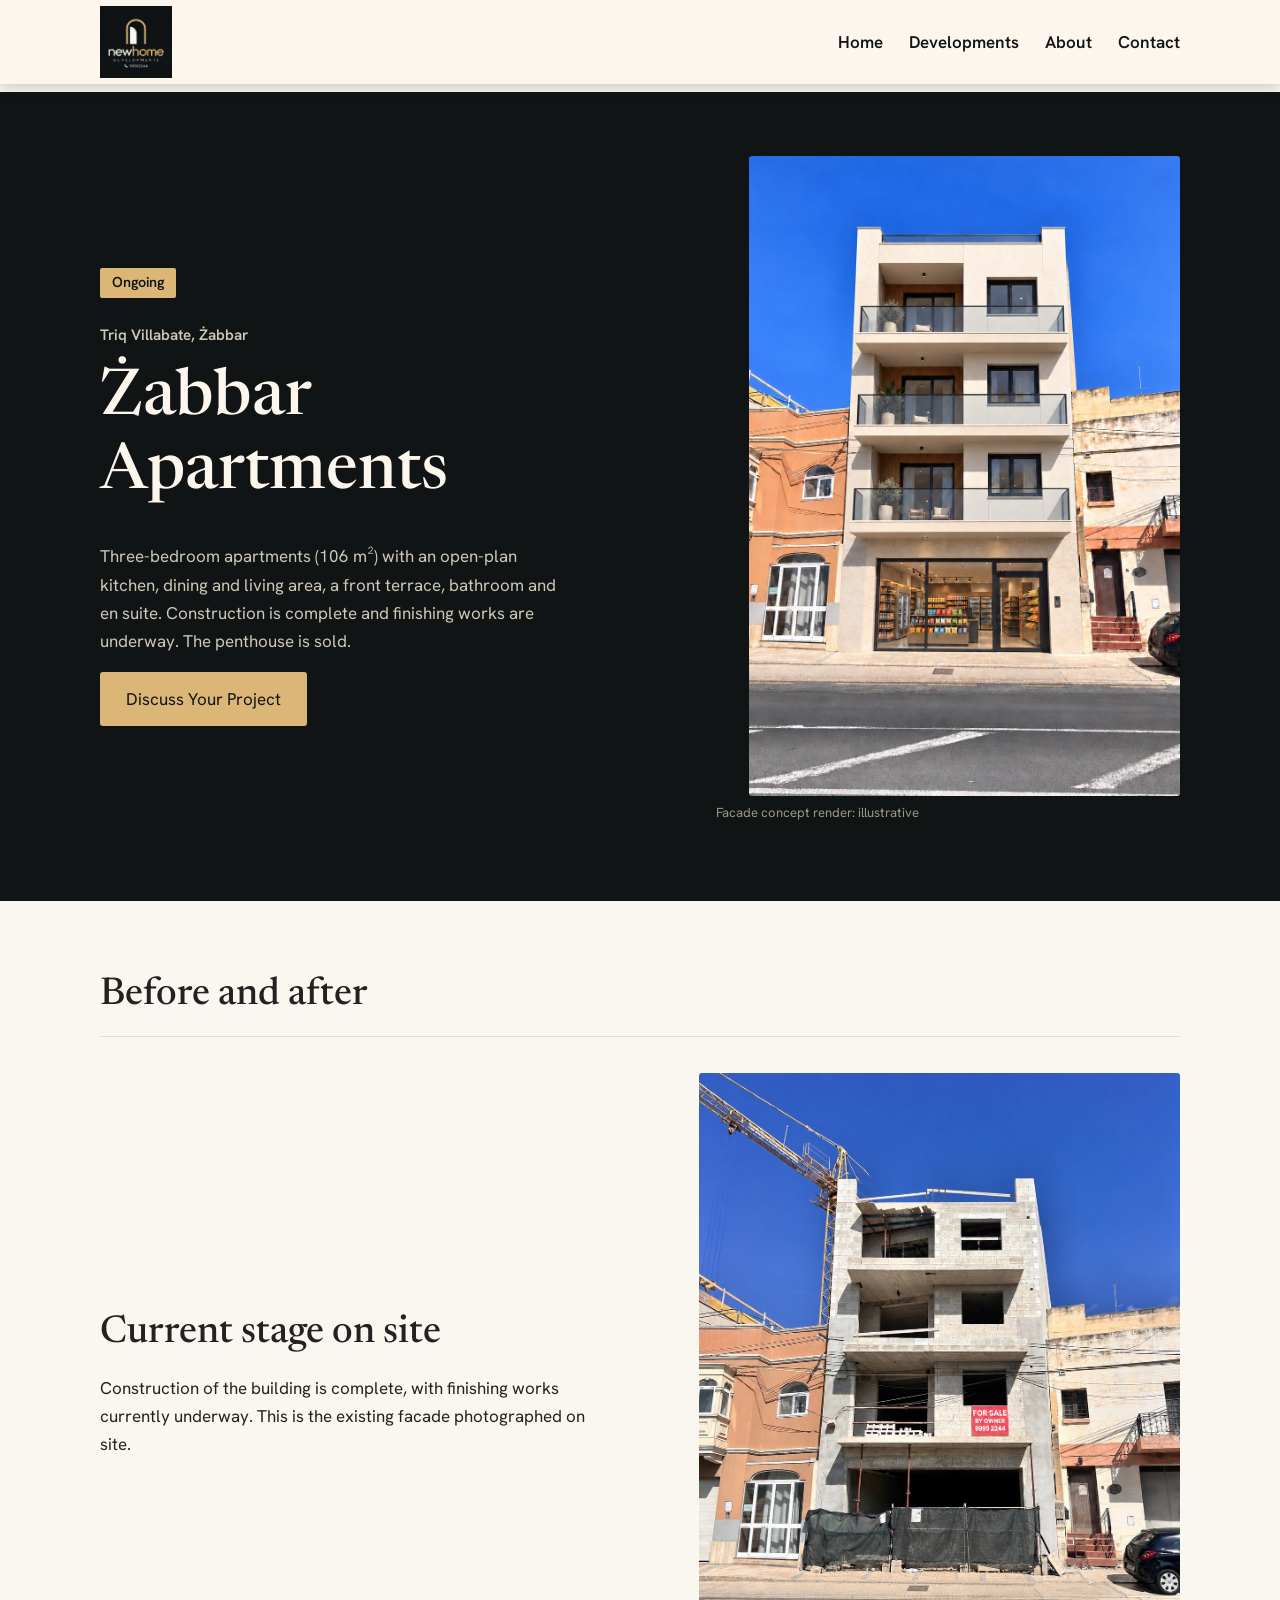
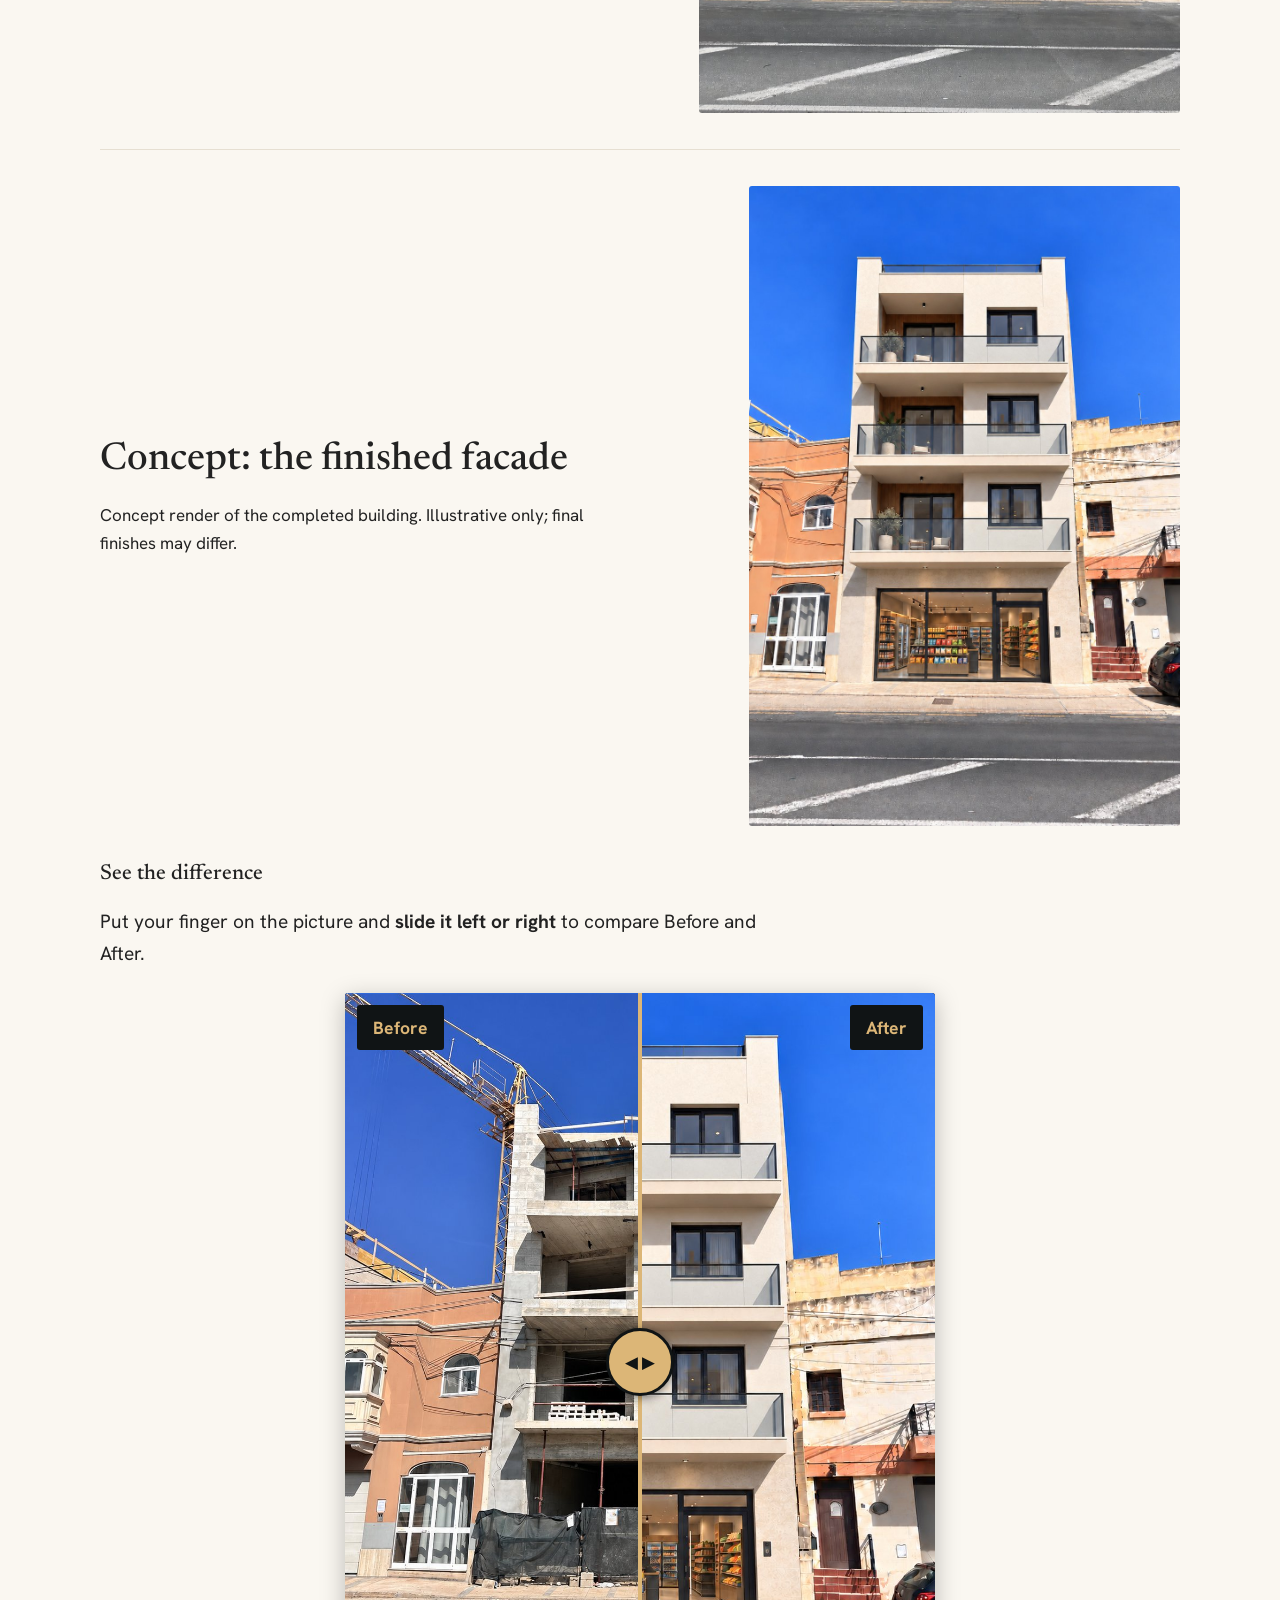
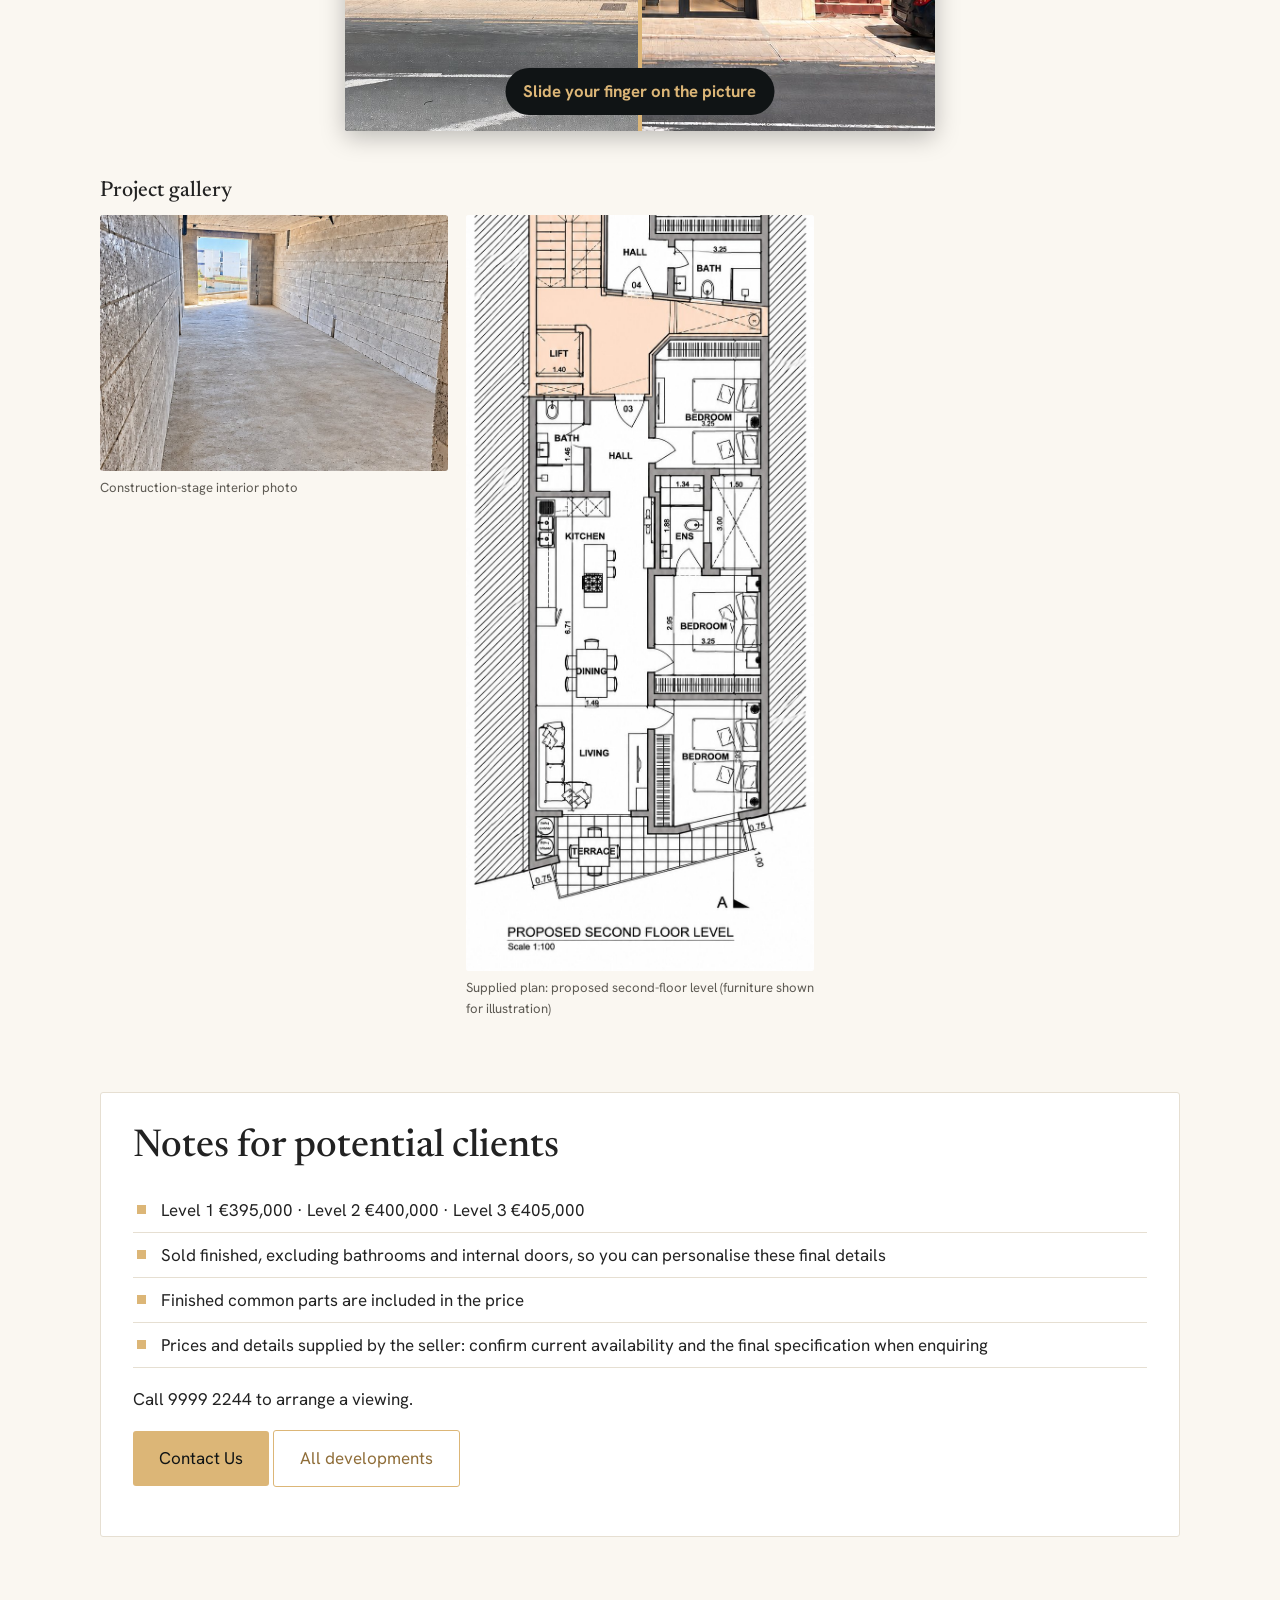
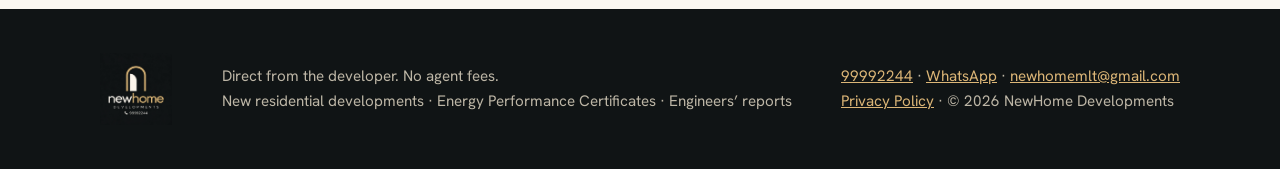
<file: developments/zabbar-triq-villabate.html>
<!doctype html>
<html lang="en">
  <head>
    <meta charset="utf-8" />
    <meta name="viewport" content="width=device-width,initial-scale=1,viewport-fit=cover" />
    <base href="/" />
    <title>Żabbar Apartments | New Homes in Żabbar, Malta | NewHome Developments</title>
    <meta name="description" content="Three-bedroom apartments of 106 m² over three levels, from €395,000. Construction is complete and finishing works are underway." />
    <link rel="canonical" href="https://newhome.mt/developments/zabbar-triq-villabate" />
    <meta property="og:type" content="website" />
    <meta property="og:site_name" content="NewHome Developments" />
    <meta property="og:title" content="Żabbar Apartments | New Homes in Żabbar, Malta | NewHome Developments" />
    <meta property="og:description" content="Three-bedroom apartments of 106 m² over three levels, from €395,000. Construction is complete and finishing works are underway." />
    <meta property="og:url" content="https://newhome.mt/developments/zabbar-triq-villabate" />
    <meta property="og:image" content="https://newhome.mt/images/zabbar-cover.jpg" />
    <link rel="icon" href="images/logo.png" />
    <script type="application/ld+json">
[
  {
    "@context": "https://schema.org",
    "@type": "ApartmentComplex",
    "name": "Żabbar Apartments",
    "description": "Three-bedroom apartments of 106 m² over three levels, from €395,000. Construction is complete and finishing works are underway.",
    "url": "https://newhome.mt/developments/zabbar-triq-villabate",
    "image": "https://newhome.mt/images/zabbar-cover.jpg",
    "address": {
      "@type": "PostalAddress",
      "addressLocality": "Żabbar",
      "addressCountry": "MT"
    },
    "provider": {
      "@type": "Organization",
      "name": "NewHome Developments",
      "url": "https://newhome.mt/"
    }
  },
  {
    "@context": "https://schema.org",
    "@type": "BreadcrumbList",
    "itemListElement": [
      {
        "@type": "ListItem",
        "position": 1,
        "name": "Home",
        "item": "https://newhome.mt/"
      },
      {
        "@type": "ListItem",
        "position": 2,
        "name": "Developments",
        "item": "https://newhome.mt/developments"
      },
      {
        "@type": "ListItem",
        "position": 3,
        "name": "Żabbar Apartments",
        "item": "https://newhome.mt/developments/zabbar-triq-villabate"
      }
    ]
  }
]
    </script>
    <link rel="preconnect" href="https://fonts.googleapis.com" />
    <link href="https://fonts.googleapis.com/css2?family=Hanken+Grotesk:wght@400;600&family=Newsreader:wght@400;500&display=swap" rel="stylesheet" />
    <link rel="stylesheet" href="css/style.css" />
  </head>
  <body>
    <header></header>
    <main id="project" data-slug="zabbar-triq-villabate">
<section class="hero"><div class="wrap"><div><span class="tag">Ongoing</span><p class="loc">Triq Villabate, Żabbar</p><h1>Żabbar Apartments</h1><p>Three-bedroom apartments (106 m²) with an open-plan kitchen, dining and living area, a front terrace, bathroom and en suite. Construction is complete and finishing works are underway. The penthouse is sold.</p><a class="btn" href="contact.html?project=%C5%BBabbar%20Apartments">Discuss Your Project</a></div>
<div><img src="images/zabbar-cover.jpg" alt="Żabbar Apartments"><p class="cap">Facade concept render: illustrative</p></div></div></section>
<section class="sec"><div class="wrap"><h2>Before and after</h2><div class="row"><div><h2>Current stage on site</h2><p>Construction of the building is complete, with finishing works currently underway. This is the existing facade photographed on site.</p></div><div><img src="images/zabbar-construction.jpg" alt="Current stage on site"></div></div><div class="row"><div><h2>Concept: the finished facade</h2><p>Concept render of the completed building. Illustrative only; final finishes may differ.</p></div><div><img src="images/zabbar-cover.jpg" alt="Concept: the finished facade"></div></div>
<h3>See the difference</h3><p class="hint">Put your finger on the picture and <b>slide it left or right</b> to compare Before and After.</p>
<div class="cmp"><img src="images/zabbar-cover.jpg" alt="After" draggable="false"><img class="top" src="images/zabbar-construction.jpg" alt="Before" draggable="false"><span class="lb l">Before</span><span class="lb r">After</span><div class="knob" aria-hidden="true"><span>◀ ▶</span></div><div class="tip">Slide your finger on the picture</div></div>
<input class="rng" type="range" min="0" max="100" value="50" aria-label="Drag to compare before and after"><h3 style="margin-top:48px">Project gallery</h3><div class="gal"><figure><img src="images/zabbar-interior.jpg" alt="Construction-stage interior photo" loading="lazy"><figcaption class="cap">Construction-stage interior photo</figcaption></figure><figure><img src="images/zabbar-plan.jpg" alt="Supplied plan: proposed second-floor level (furniture shown for illustration)" loading="lazy"><figcaption class="cap">Supplied plan: proposed second-floor level (furniture shown for illustration)</figcaption></figure></div></div></section>
<section class="sec" style="padding-top:0"><div class="wrap"><div class="notes"><h2>Notes for potential clients</h2><ul class="tick"><li>Level 1 €395,000 · Level 2 €400,000 · Level 3 €405,000</li><li>Sold finished, excluding bathrooms and internal doors, so you can personalise these final details</li><li>Finished common parts are included in the price</li><li>Prices and details supplied by the seller: confirm current availability and the final specification when enquiring</li></ul><p>Call 9999 2244 to arrange a viewing.</p>
<p><a class="btn" href="contact.html?project=%C5%BBabbar%20Apartments">Contact Us</a> <a class="btn alt" href="developments.html">All developments</a></p></div></div></section>
    </main>
    <footer></footer>
    <script src="js/projects.js"></script>
    <script src="js/main.js"></script>
  </body>
</html>
</file>
<file: css/style.css>
:root{--ink:#101415;--ink2:#161c1d;--gold:#dcb677;--cream:#fdf6ec;--gold-d:#8f6d38;--paper:#faf7f1;--line:#e6dfd2;--txt:#222;--mut:#5d5a53}
*{box-sizing:border-box}html{scroll-behavior:smooth}
body{margin:0;font:17px/1.65 "Hanken Grotesk",system-ui,sans-serif;color:var(--txt);background:var(--paper)}
h1,h2,h3{font-family:"Newsreader",Georgia,serif;line-height:1.15;font-weight:500;margin:0 0 .5em}
h1{font-size:clamp(2.3rem,5vw,3.8rem)}h2{font-size:clamp(1.7rem,3vw,2.4rem)}h3{font-size:1.35rem}
a{color:var(--gold-d)}img{max-width:100%;display:block}
.wrap{max-width:1120px;margin:0 auto;padding:0 max(20px,env(safe-area-inset-left)) 0 max(20px,env(safe-area-inset-right))}.sec{padding:72px 0}
.btn{display:inline-block;background:var(--gold);color:var(--ink);padding:13px 26px;border:0;border-radius:3px;font:600 1rem inherit;font-family:inherit;text-decoration:none;cursor:pointer;transition:background .2s}
.btn:hover{background:#dbb87d}.btn.alt{background:none;border:1px solid var(--gold);color:var(--gold-d)}
:focus-visible{outline:3px solid var(--gold);outline-offset:3px}
.hero{background:var(--ink);color:#f3efe6;padding:64px 0}
.hero .wrap{display:grid;grid-template-columns:1.1fr .9fr;gap:48px;align-items:center}
.hero p{color:#cfc8b8;max-width:46ch}.hero img{border-radius:3px;max-height:560px;width:100%;object-fit:cover;object-position:top}
.cap{font-size:.82rem;color:var(--mut);margin-top:6px}.hero .cap{color:#9d9686}
.grid{display:grid;grid-template-columns:repeat(auto-fill,minmax(min(320px,100%),1fr));gap:28px}
.card{background:#fff;border:1px solid var(--line);border-radius:3px;overflow:hidden;display:flex;flex-direction:column}
.card img{aspect-ratio:4/3;object-fit:cover;object-position:top;width:100%}
.card div{padding:22px;display:flex;flex-direction:column;gap:8px;flex:1}.card p{margin:0;color:var(--mut)}
.card .btn{margin-top:auto;align-self:flex-start}.loc{color:var(--gold-d);font-weight:600;font-size:.95rem}
.band{background:var(--ink2);color:#eee}.band h2{color:var(--gold)}
.three{display:grid;grid-template-columns:repeat(auto-fit,minmax(240px,1fr));gap:28px}
.three>div{border-top:2px solid var(--gold);padding-top:14px}.band .three p{color:#cfc8b8}
.row{display:grid;grid-template-columns:1fr 1fr;gap:48px;align-items:center;padding:36px 0;border-top:1px solid var(--line)}
.row img{border-radius:3px;width:100%;max-height:520px;object-fit:cover;object-position:top}
.tag{display:inline-block;background:var(--ink);color:var(--gold);padding:3px 12px;border-radius:2px;font-size:.9rem;font-weight:600}
.cmp{position:relative;max-width:560px;margin:24px auto 0;aspect-ratio:4/5;overflow:hidden;border-radius:3px;background:#000}
.cmp img{position:absolute;inset:0;width:100%;height:100%;object-fit:cover;object-position:top}
.cmp .top{clip-path:inset(0 50% 0 0)}
ul.tick{padding-left:0;list-style:none}ul.tick li{padding:8px 0 8px 28px;position:relative;border-bottom:1px solid var(--line)}
ul.tick li:before{content:"";position:absolute;left:4px;top:17px;width:9px;height:9px;background:var(--gold)}
.notes{background:#fff;border:1px solid var(--line);padding:32px;border-radius:3px}
form{display:grid;gap:14px;max-width:560px}label{font-weight:600;font-size:.95rem}
input,textarea{width:100%;padding:12px;border:1px solid #cfc7b6;border-radius:3px;font:inherit;background:#fff}
.two{display:grid;grid-template-columns:1fr 1fr;gap:40px}
footer{background:var(--ink);color:#bdb6a6;padding:40px 0;font-size:.95rem}footer .wrap{display:flex;gap:24px;flex-wrap:wrap;align-items:center;justify-content:space-between}
footer img{height:72px}footer a{color:var(--gold)}
@media(max-width:800px){.hero .wrap,.row,.two{grid-template-columns:1fr;gap:28px}.sec{padding:52px 0}}
@media(prefers-reduced-motion:reduce){html{scroll-behavior:auto}*{transition:none!important}}
.about{font-size:1.2rem;line-height:1.85}.about p{max-width:65ch;color:#1a1a1a}.about h1{margin-bottom:.8em}
.about h2{font-size:1.9rem;margin-top:1.6em;padding-top:.6em;border-top:2px solid var(--gold)}
.glance{background:#fff;border:2px solid var(--ink);padding:24px 28px;border-radius:3px;margin:28px 0}.glance h2{margin:0 0 8px;padding:0;border:0;font-size:1.6rem}
.callbox{background:var(--ink);color:#f3efe6;padding:32px;border-radius:3px;margin-top:48px;text-align:center}
.callbox h2{color:var(--gold);margin:0 0 8px;padding:0;border:0}.callbox p{margin:0 auto 16px;color:#e6e0d2}
.callbox .tel{display:block;font:500 clamp(2rem,6vw,3rem) "Newsreader",Georgia,serif;color:var(--gold);text-decoration:none;margin-bottom:18px}
.callbox .btn{font-size:1.15rem;padding:16px 30px;margin:6px}
.gal{display:grid;grid-template-columns:repeat(auto-fill,minmax(220px,1fr));gap:18px}.gal figure{margin:0}.gal img{aspect-ratio:4/5;object-fit:cover;width:100%;border-radius:3px}
.cmp{touch-action:pan-y;cursor:ew-resize;user-select:none}.hint{font-size:1.2rem;max-width:60ch}
.knob{position:absolute;top:0;bottom:0;left:50%;width:4px;background:var(--gold);transform:translateX(-50%);pointer-events:none}
.knob span{position:absolute;top:50%;left:50%;transform:translate(-50%,-50%);background:var(--gold);color:var(--ink);font-weight:700;border-radius:999px;padding:14px 16px;font-size:1.1rem;white-space:nowrap;box-shadow:0 2px 10px rgba(0,0,0,.5)}
.lb{position:absolute;top:12px;z-index:2;background:var(--ink);color:var(--gold);padding:8px 16px;font-weight:700;font-size:1.1rem;border-radius:3px}.lb.l{left:12px}.lb.r{right:12px}
.rng{-webkit-appearance:none;appearance:none;display:block;width:100%;max-width:560px;margin:20px auto 0;height:44px;background:transparent}
.rng::-webkit-slider-runnable-track{height:12px;background:var(--ink);border-radius:6px}.rng::-webkit-slider-thumb{-webkit-appearance:none;width:44px;height:44px;margin-top:-16px;border-radius:50%;background:var(--gold);border:3px solid var(--ink)}
.rng::-moz-range-track{height:12px;background:var(--ink);border-radius:6px}.rng::-moz-range-thumb{width:38px;height:38px;border-radius:50%;background:var(--gold);border:3px solid var(--ink)}
.cbtns{display:flex;gap:10px;flex-wrap:wrap;justify-content:center;margin-top:12px}.cbtns .btn{font-size:1.1rem;padding:14px 22px}
.hero h1{color:var(--cream);font-size:clamp(2.4rem,5.5vw,4rem)}.hero h1 b{color:var(--gold);font-weight:500}.hero h1 .ln{display:block}.hero h1 .sub{margin-top:.25em;font-size:.52em;color:var(--gold);letter-spacing:.01em}
.hero .lead{font-size:1.3rem;color:var(--cream);max-width:34ch}.hero .svc{font-size:1.15rem;color:var(--gold);margin:0 0 6px}.hero .ask{color:#e6e0d2;margin:0 0 26px}
.hero .btn.alt{color:var(--gold);margin-left:10px}
.dark{background:var(--ink);color:var(--cream);border-top:1px solid #2a3232}.dark h2{color:var(--cream)}
.dark .card{background:var(--ink2);border-color:#2f3838}.dark .card h3{color:var(--cream)}.dark .card p{color:#cfc8b8}.dark .loc{color:var(--gold)}
.dark .three>div{border-color:var(--gold)}.dark .three h3{color:var(--gold)}.dark .three p{color:#e6e0d2}
.cmp{max-width:600px;aspect-ratio:3/4;box-shadow:0 6px 24px rgba(0,0,0,.25)}.cmp img{-webkit-user-drag:none;pointer-events:none}.cmp .top{will-change:clip-path}
.knob span{width:68px;height:68px;padding:0;display:flex;align-items:center;justify-content:center;font-size:1.05rem;border:3px solid var(--ink)}
.tip{position:absolute;left:50%;bottom:16px;transform:translateX(-50%);background:var(--ink);color:var(--gold);padding:10px 18px;border-radius:999px;font-weight:700;font-size:1.05rem;white-space:nowrap;z-index:2;pointer-events:none;transition:opacity .3s}.cmp.used .tip{opacity:0}
@keyframes pulse{0%,100%{box-shadow:0 0 0 0 rgba(220,182,119,.8)}50%{box-shadow:0 0 0 16px rgba(220,182,119,0)}}.cmp:not(.used) .knob span{animation:pulse 1.6s infinite}
.rng{position:absolute;width:1px;height:1px;margin:-1px;overflow:hidden;clip:rect(0 0 0 0)}.cmp:has(+ .rng:focus-visible){outline:3px solid var(--gold);outline-offset:4px}
@media(prefers-reduced-motion:reduce){.knob span{animation:none!important}}
.ba{display:grid;grid-template-columns:1fr 1fr;gap:16px;max-width:760px;margin:24px 0 8px}.ba figure{margin:0}.ba img{aspect-ratio:3/4;object-fit:cover;object-position:top;width:100%;border-radius:3px}.ba figcaption{color:var(--gold);font-weight:700;font-size:1.15rem;margin-top:8px}.dark .cap{color:#bdb6a6}.dark .btn{margin-top:14px}
.hero img{max-height:680px}

/* header: logo left, colour change on scroll */
header{position:fixed;top:env(safe-area-inset-top,0px);left:0;right:0;z-index:20;background:transparent;padding:12px 0;transition:background .45s ease,box-shadow .45s ease,padding .45s ease}
header.sc{background:var(--cream);box-shadow:0 2px 16px rgba(0,0,0,.22);padding:6px 0}
header .wrap.hd{display:flex;align-items:center;justify-content:space-between}
.brand{display:block;line-height:0}.brand img{height:64px;width:64px}
header nav a{color:var(--cream);text-decoration:none;margin:0 0 0 26px;padding:6px 0;border-bottom:2px solid transparent;font-weight:600;transition:color .4s,border-color .4s}
header nav a:hover,header nav a.on{color:var(--gold);border-color:var(--gold)}
header.sc nav a{color:var(--ink)}header.sc nav a:hover,header.sc nav a.on{color:var(--gold-d);border-color:var(--gold-d)}
.menu{display:none;background:none;border:1px solid var(--gold);color:var(--gold);padding:9px 16px;border-radius:3px;font:600 1rem inherit;font-family:inherit}header.sc .menu{color:var(--gold-d);border-color:var(--gold-d)}.mob{display:none}
body:not(.home) main{padding-top:80px}body.home .hero{padding-top:130px}
/* loading screen: logo in the middle */
#splash{position:fixed;inset:0;z-index:100;background:var(--ink);display:flex;flex-direction:column;align-items:center;justify-content:center;gap:26px;transition:opacity .8s ease,visibility .8s}#splash.out{opacity:0;visibility:hidden}
#splash img{width:min(260px,60vw);height:auto;animation:splashLogo 1.2s cubic-bezier(.2,.7,.2,1) both}
#splash i{display:block;height:2px;width:0;background:var(--gold);animation:splashBar 1.6s .6s ease forwards}
@keyframes splashLogo{from{opacity:0;transform:scale(.82);filter:blur(10px)}to{opacity:1;transform:none;filter:blur(0)}}@keyframes splashBar{to{width:min(220px,50vw)}}
@media(max-width:800px){.dn{display:none}.menu{display:block}
.mob{position:absolute;top:100%;left:0;right:0;background:var(--cream);padding:6px 20px 16px;box-shadow:0 10px 18px rgba(0,0,0,.2)}header.open .mob{display:block}header.open{background:var(--cream)}
header .mob a{display:block;color:var(--ink);margin:0;padding:14px 0;border-bottom:1px solid var(--line);font-size:1.15rem}body.home .hero{padding-top:120px}}
@media(prefers-reduced-motion:reduce){*{animation:none!important}}

/* responsive: small phones to large desktops */
html{-webkit-text-size-adjust:100%;scroll-padding-top:90px}body{overflow-wrap:break-word}footer{padding-bottom:calc(40px + env(safe-area-inset-bottom,0px))}
@media(min-width:1600px){body{font-size:19px}.wrap{max-width:1320px}}
@media(max-width:600px){.sec{padding:44px 0}.hero .btn,.hero .btn.alt,.notes .btn,.callbox .btn{display:block;text-align:center;margin:0 0 12px}.callbox{padding:24px 16px}.notes{padding:22px 18px}.two,.row{gap:28px}footer .wrap{flex-direction:column;text-align:center}footer img{height:64px}}
@media(max-width:380px){body{font-size:16px}.wrap{padding-left:16px;padding-right:16px}.brand img{height:56px;width:56px}}
@media(max-height:500px) and (orientation:landscape){body.home .hero{padding-top:100px}}
.card .tag{align-self:flex-start}
.hero .tag{background:var(--gold);color:var(--ink);margin-bottom:10px}

/* bigger logo, completed projects on Home */
.brand img{height:88px;width:88px}header.sc .brand img{height:72px;width:72px}header .brand img{transition:height .45s ease,width .45s ease}
body.home .hero{padding-top:150px}body:not(.home) main{padding-top:92px}
.done+.done{border-top:1px solid #2f3838;margin-top:48px;padding-top:40px}.done{margin-top:28px}
@media(max-width:800px){.brand img{height:76px;width:76px}header.sc .brand img{height:64px;width:64px}body.home .hero{padding-top:130px}}
@media(max-width:380px){.brand img{height:68px;width:68px}}

/* image shapes: nothing important is cropped */
.card img{aspect-ratio:4/5;object-fit:cover;object-position:center 25%}
.hero img,.row img{width:auto;max-width:100%;max-height:640px;height:auto;object-fit:contain;display:block;margin:0 0 0 auto;border-radius:3px}
.ba img{aspect-ratio:4/5;object-fit:cover;object-position:center 30%}
.gal{display:block;columns:3 240px;column-gap:18px}.gal figure{break-inside:avoid;margin:0 0 18px}.gal img{width:100%;height:auto;aspect-ratio:auto;object-fit:contain;cursor:zoom-in;background:#fff}
.lightbox{position:fixed;inset:0;z-index:200;background:rgba(10,12,12,.95);display:flex;align-items:center;justify-content:center;padding:16px;cursor:zoom-out}.lightbox img{max-width:100%;max-height:100%;object-fit:contain;border-radius:3px}
@media(max-width:600px){.gal{columns:2 140px;column-gap:12px}.hero img,.row img{margin:0 auto}}
/* privacy page */
.about ul.tick{max-width:65ch}

/* before/after slider: right size on mobile, tablet and laptop */
.cmp{--r:var(--rn,.8);aspect-ratio:var(--r);width:min(100%,640px,calc(82vh*var(--r)));max-width:none;margin:24px auto 0}
@supports (height:1svh){.cmp{width:min(100%,640px,calc(82svh*var(--r)))}}
@media(min-width:900px){.cmp{--r:var(--rw,.85)}}
.cmp img{object-position:center 40%}
@media(max-width:480px){.lb{font-size:.95rem;padding:6px 12px}.knob span{width:56px;height:56px}.tip{font-size:.95rem;padding:8px 14px;max-width:88%;white-space:normal;text-align:center}}
</file>
